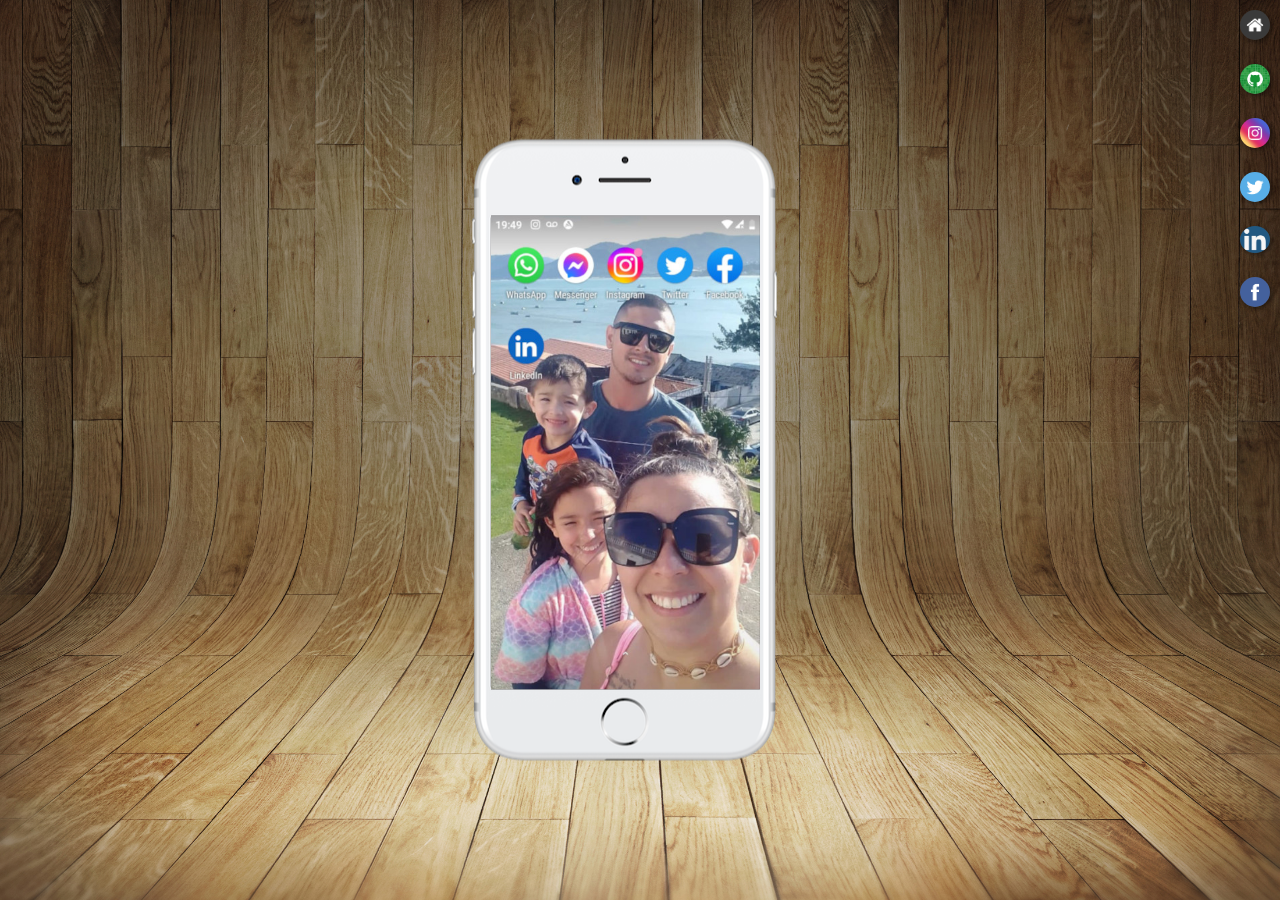
<file: index.html>
<!DOCTYPE html>
<html lang="pt-br">
<head>
    <meta charset="UTF-8">
    <meta http-equiv="X-UA-Compatible" content="IE=edge">
    <meta name="viewport" content="width=device-width, initial-scale=1.0">
   
    <link rel="shortcut icon" href="favicon.ico" type="image/x-icon">
    <link rel="stylesheet" href="estilo/style.css">

    <title>Projeto Minhas Redes Sociais</title>
</head>
<body>
    <main>
        <section id="telefone">
        <iframe src="home.html" name="tela" id="tela" frameborder="0">
            O seu navegador não é compativel com isso!
        </iframe>
    </section>

        <section id="redes-sociais">
        <a href="home.html" target="tela"> <img src="imagens/logo-home.jpg" alt="home"></a><br>
        <a href="github.html" target="tela"> <img src="imagens/logo-github.jpg" alt="Github"></a><br>
        <a href="instagram.html" target="tela"> <img src="imagens/logo-instagram.jpg" alt="Instagram"></a><br>
        <a href="twitter.html" target="tela"> <img src="imagens/logo-twitter.jpg" alt="Twitter"></a><br>
        <a href="linkedin.html" target="tela"> <img src="imagens/logo-linkedin.png" alt="Linkedin"></a><br>
        <a href="facebook.html" target="tela"> <img src="imagens/logo-facebook.jpg" alt="facebook"></a><br>
    </section>

    </main>
</body>
</html>
</file>
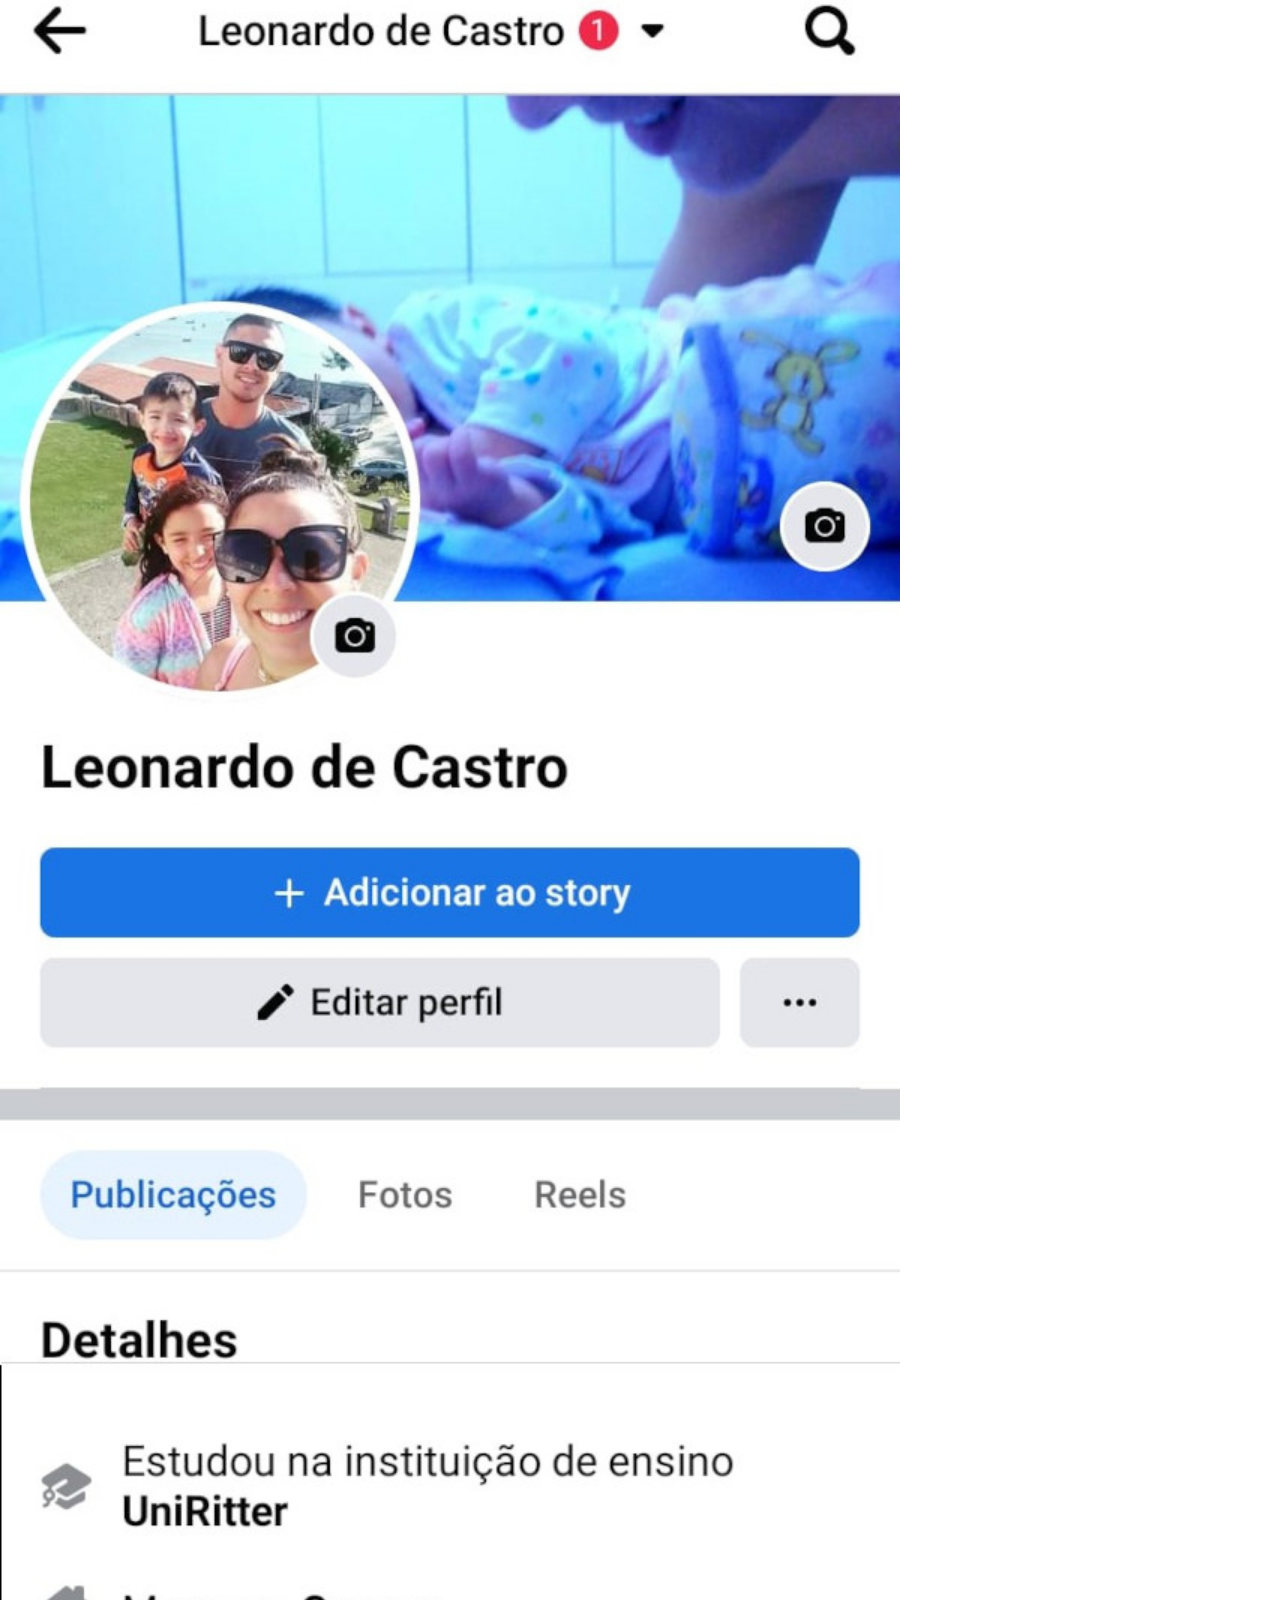
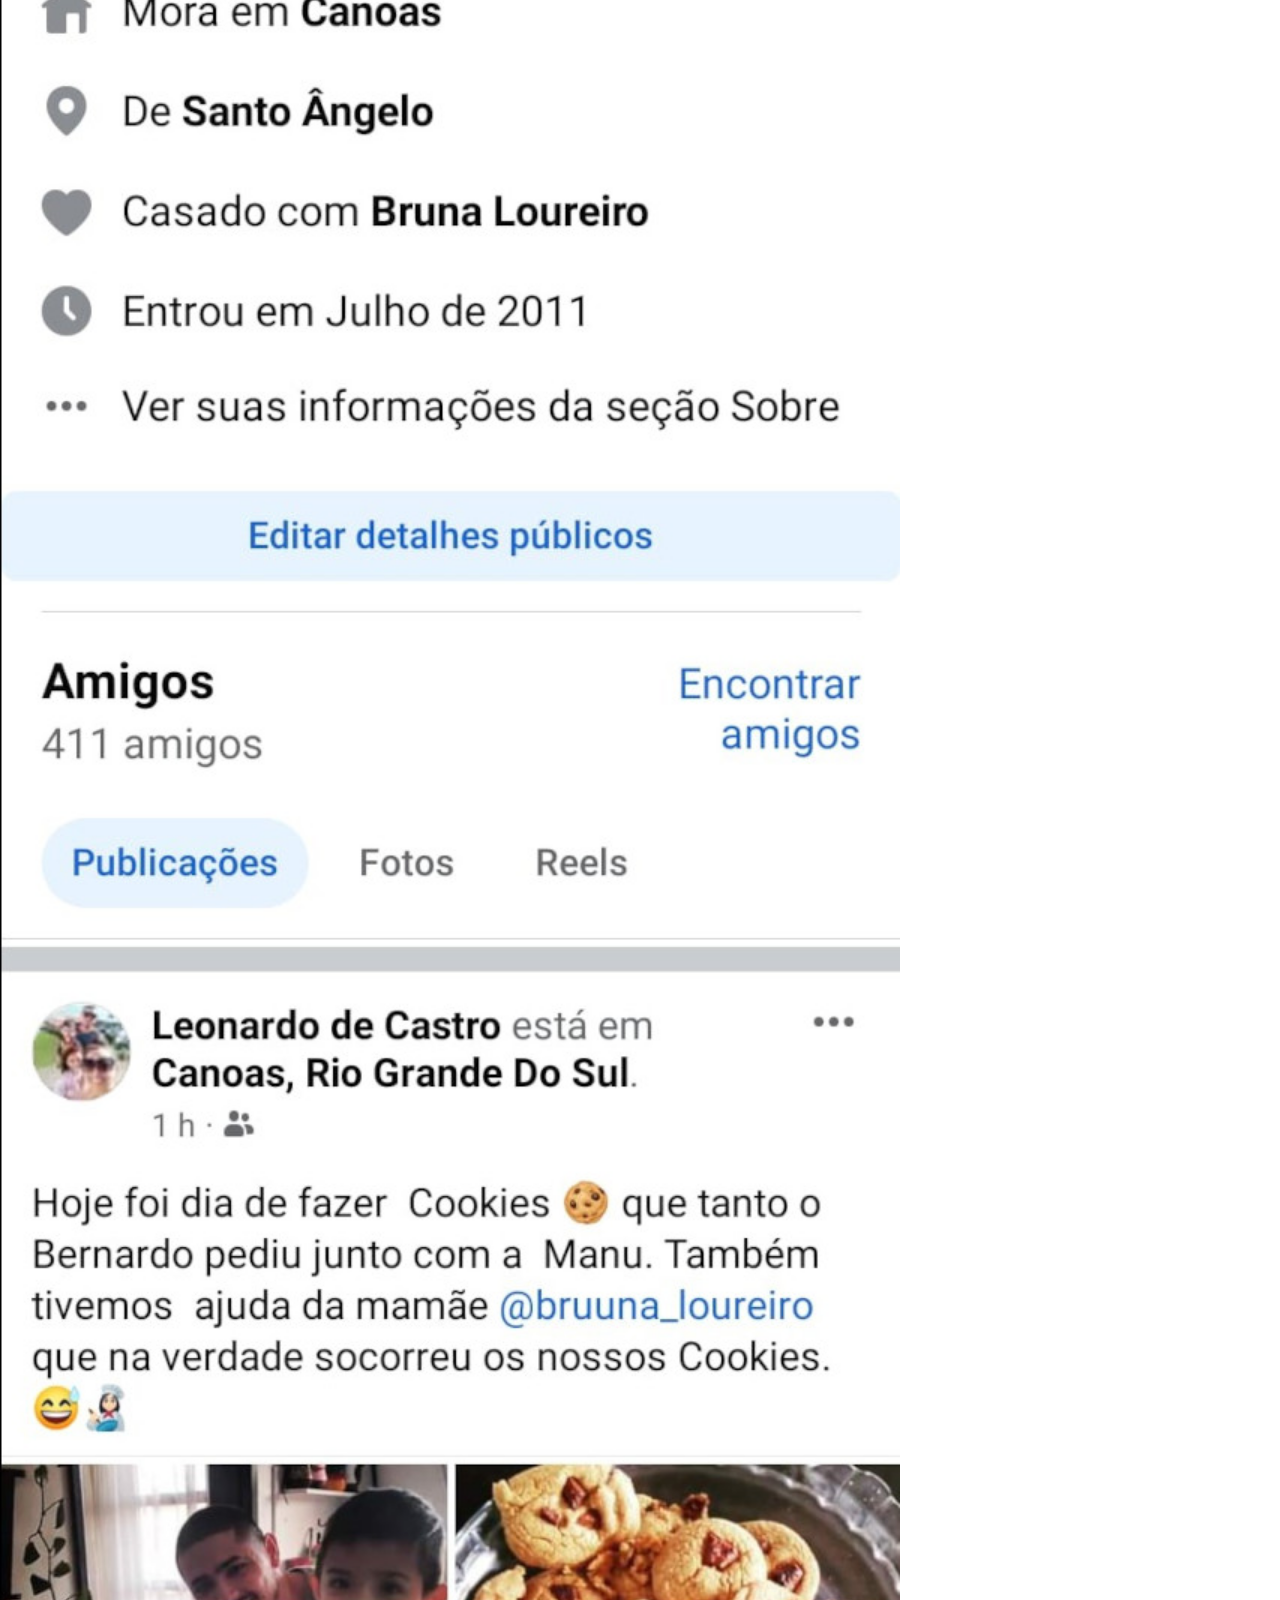
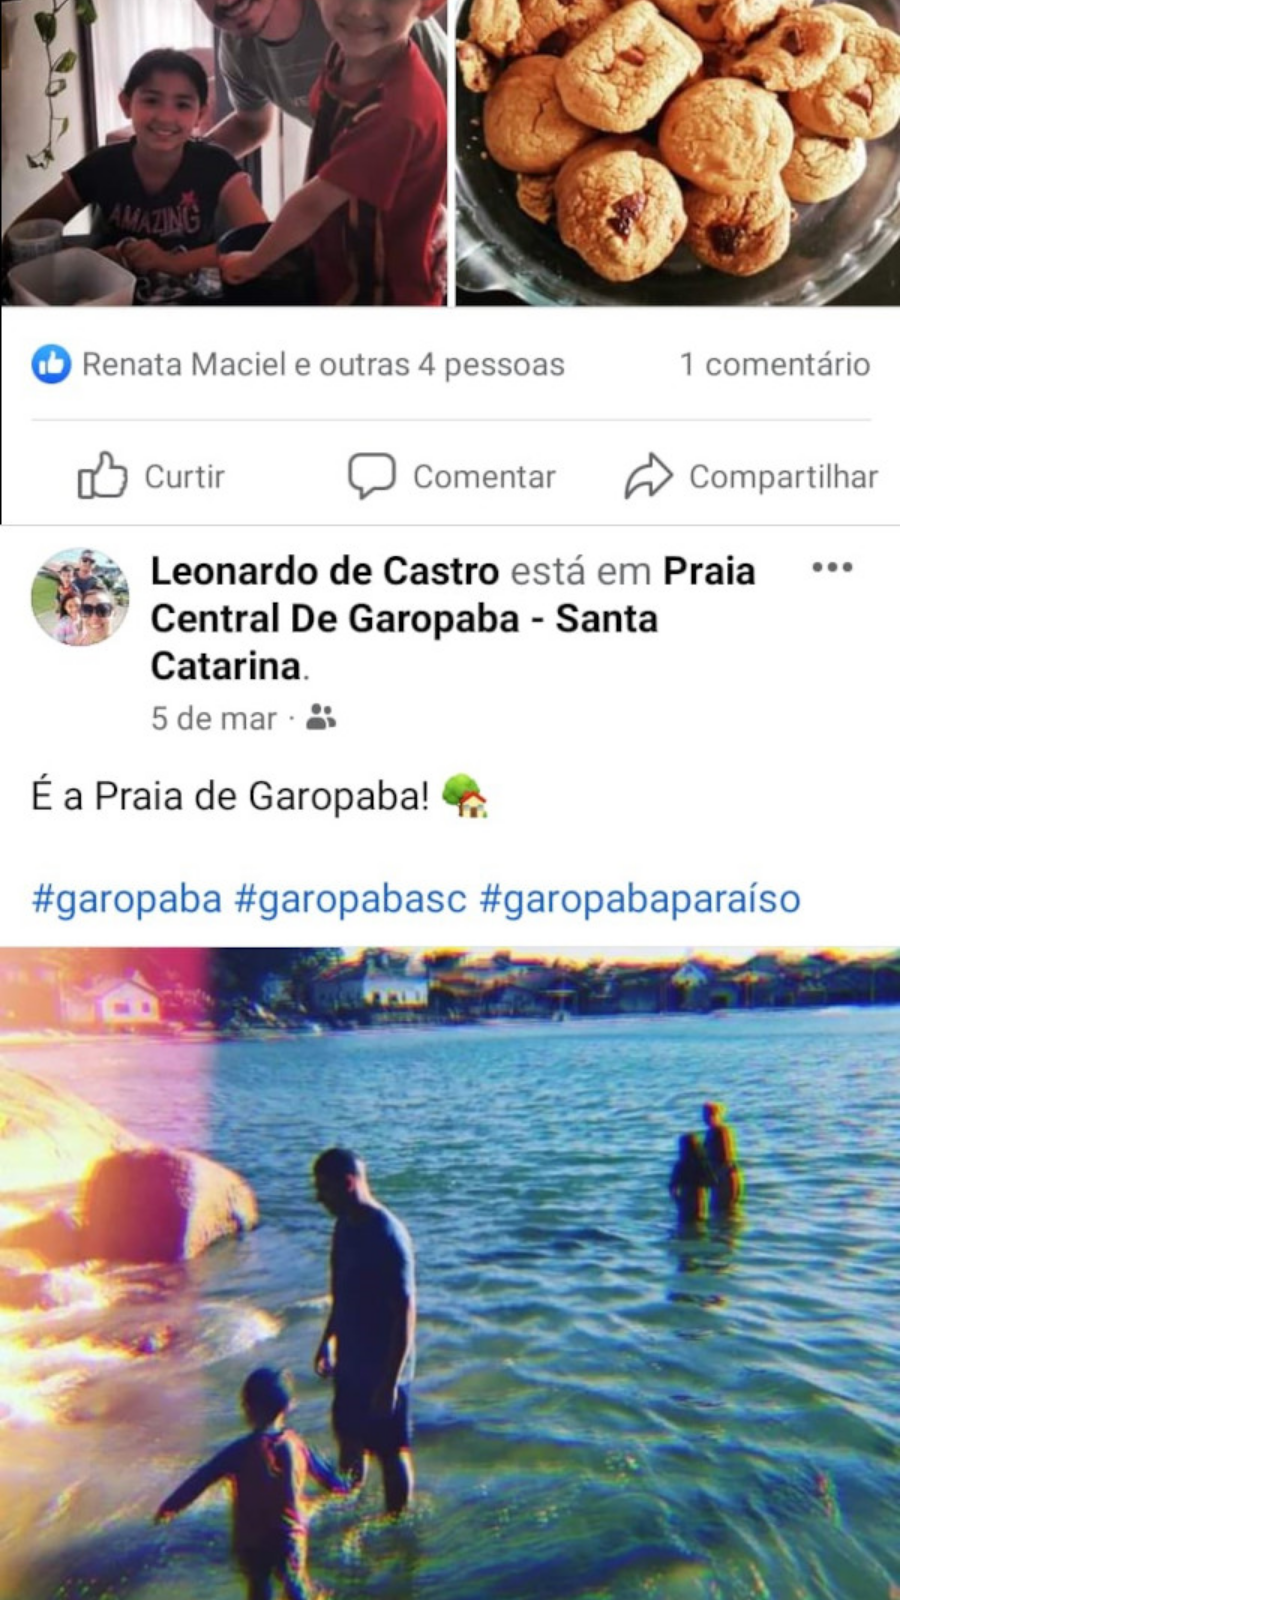
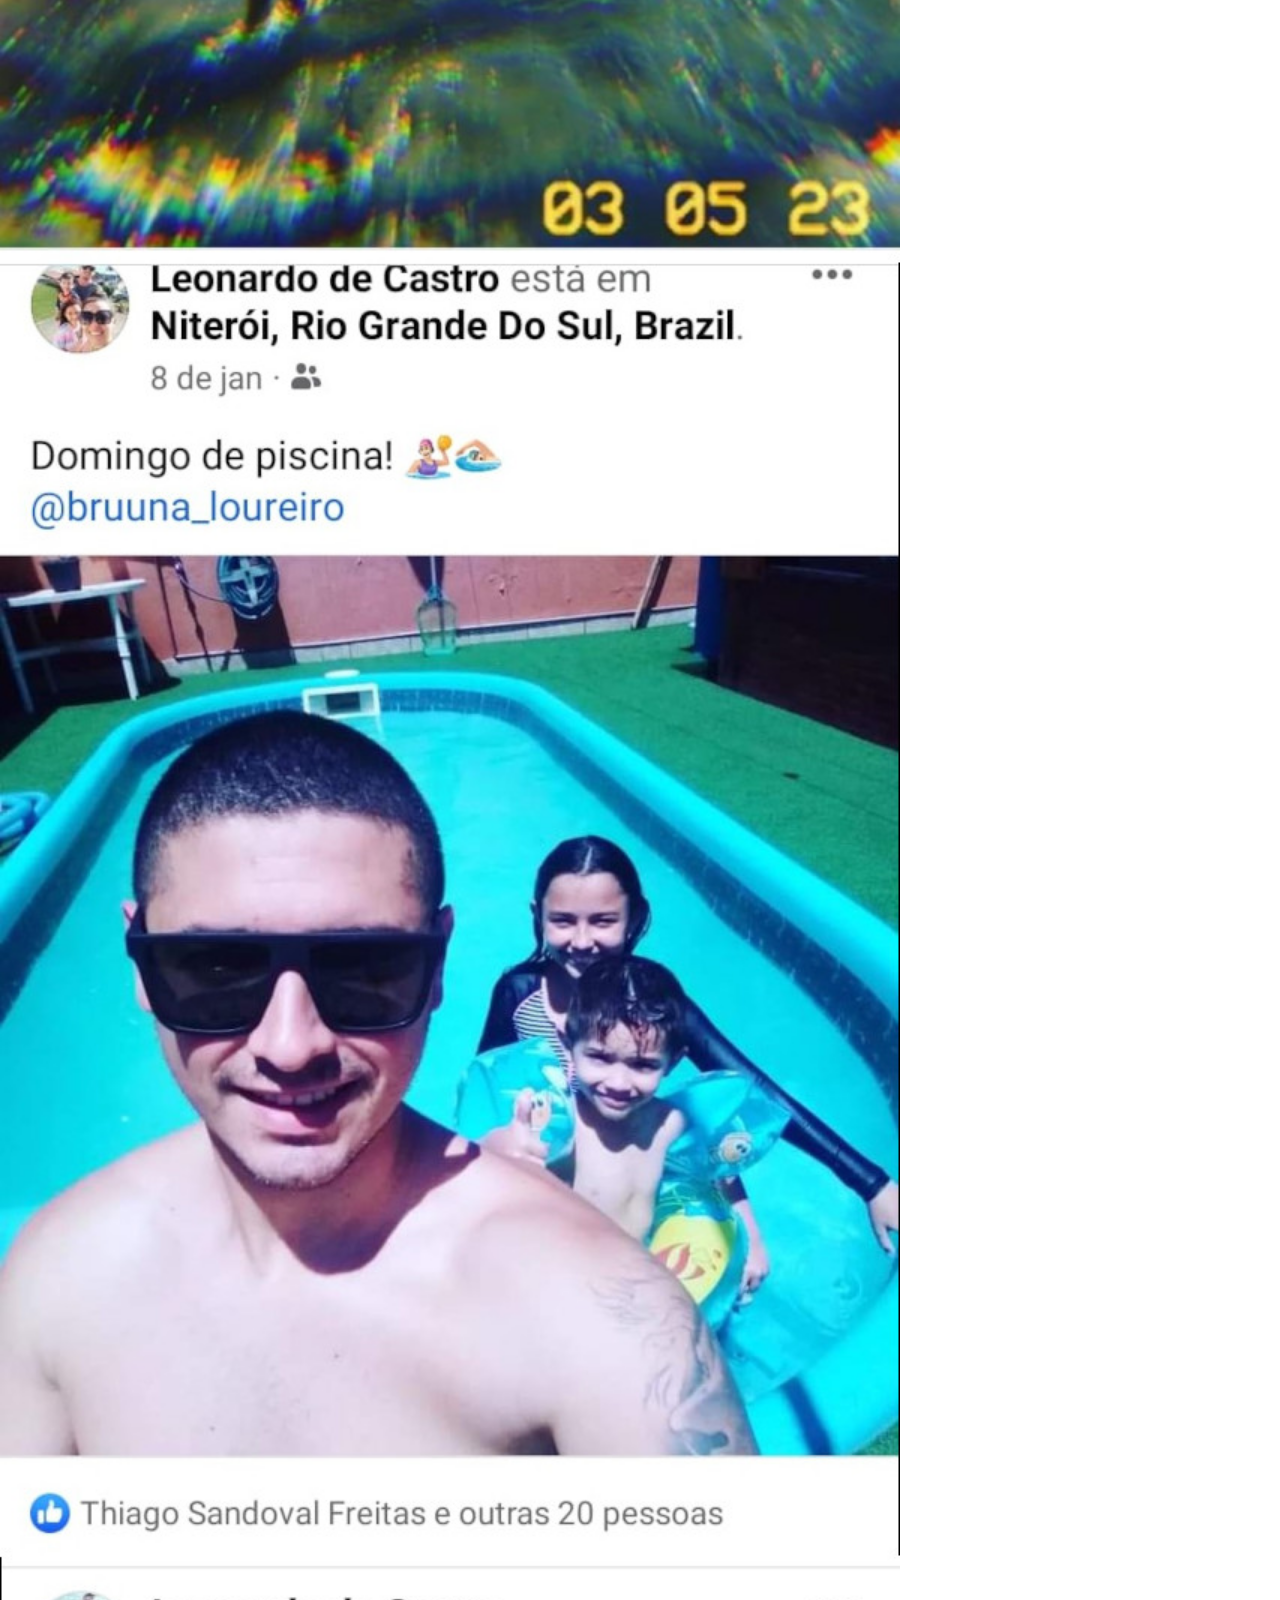
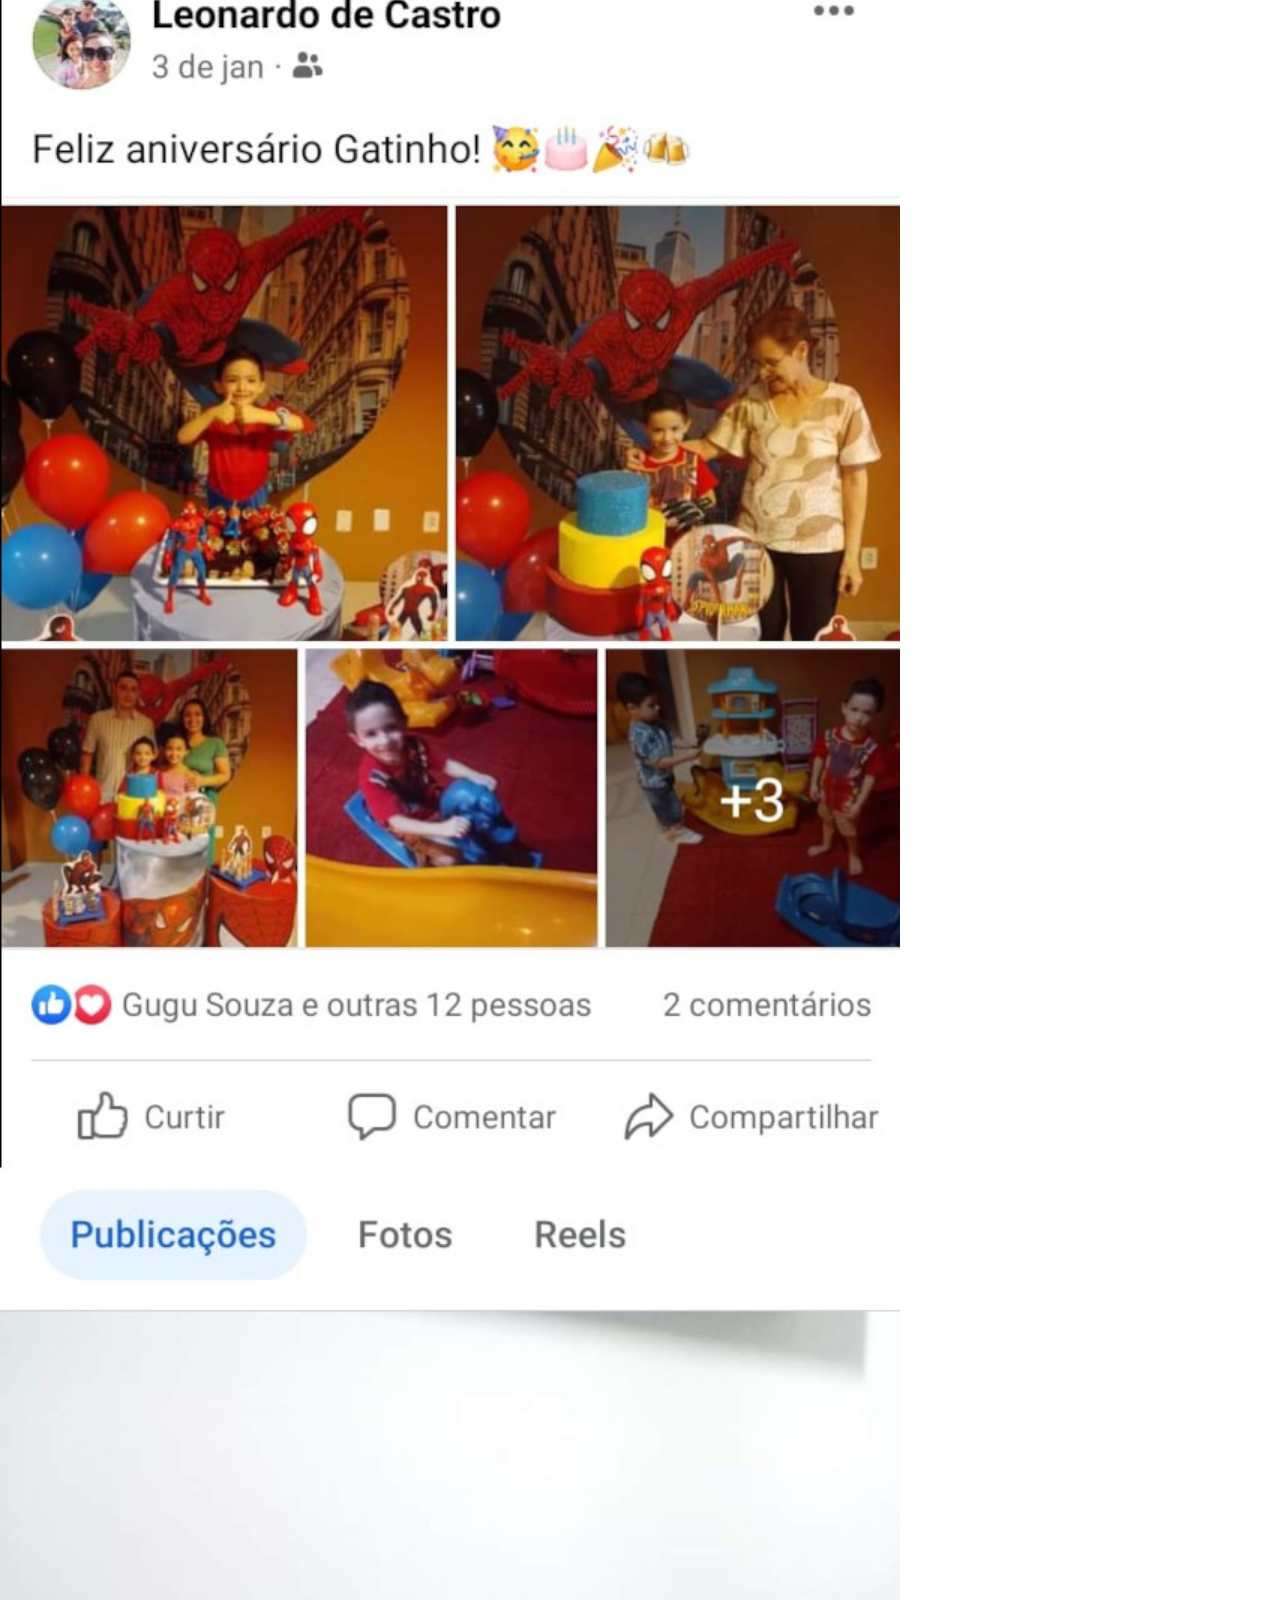
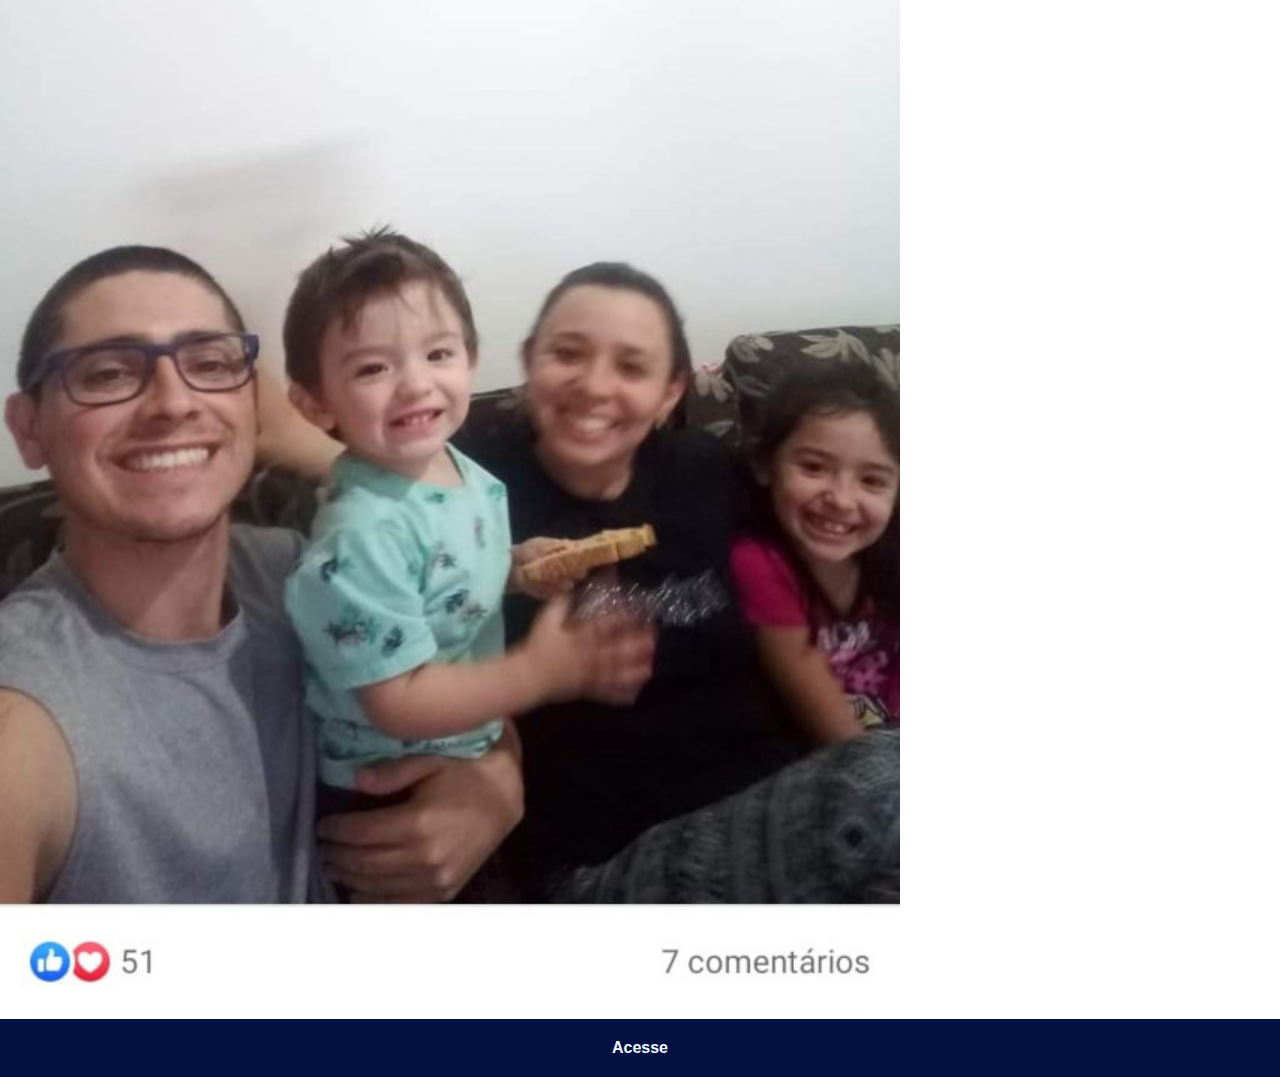
<file: facebook.html>
<!DOCTYPE html>
<html lang="pt-br">
<head>
    <meta charset="UTF-8">
    <meta http-equiv="X-UA-Compatible" content="IE=edge">
    <meta name="viewport" content="width=device-width, initial-scale=1.0">

    <link rel="stylesheet" href="estilo/social.css">
    <title>Facebook</title>
</head>
<body>
    <img src="imagens/tela.facebook.jpg" alt="Facebook">
    <a href="https://www.facebook.com/leonardo.decastro.39?mibextid=ZbWKwL" target="_blank"> Acesse</a>
</body>
</html>
</file>
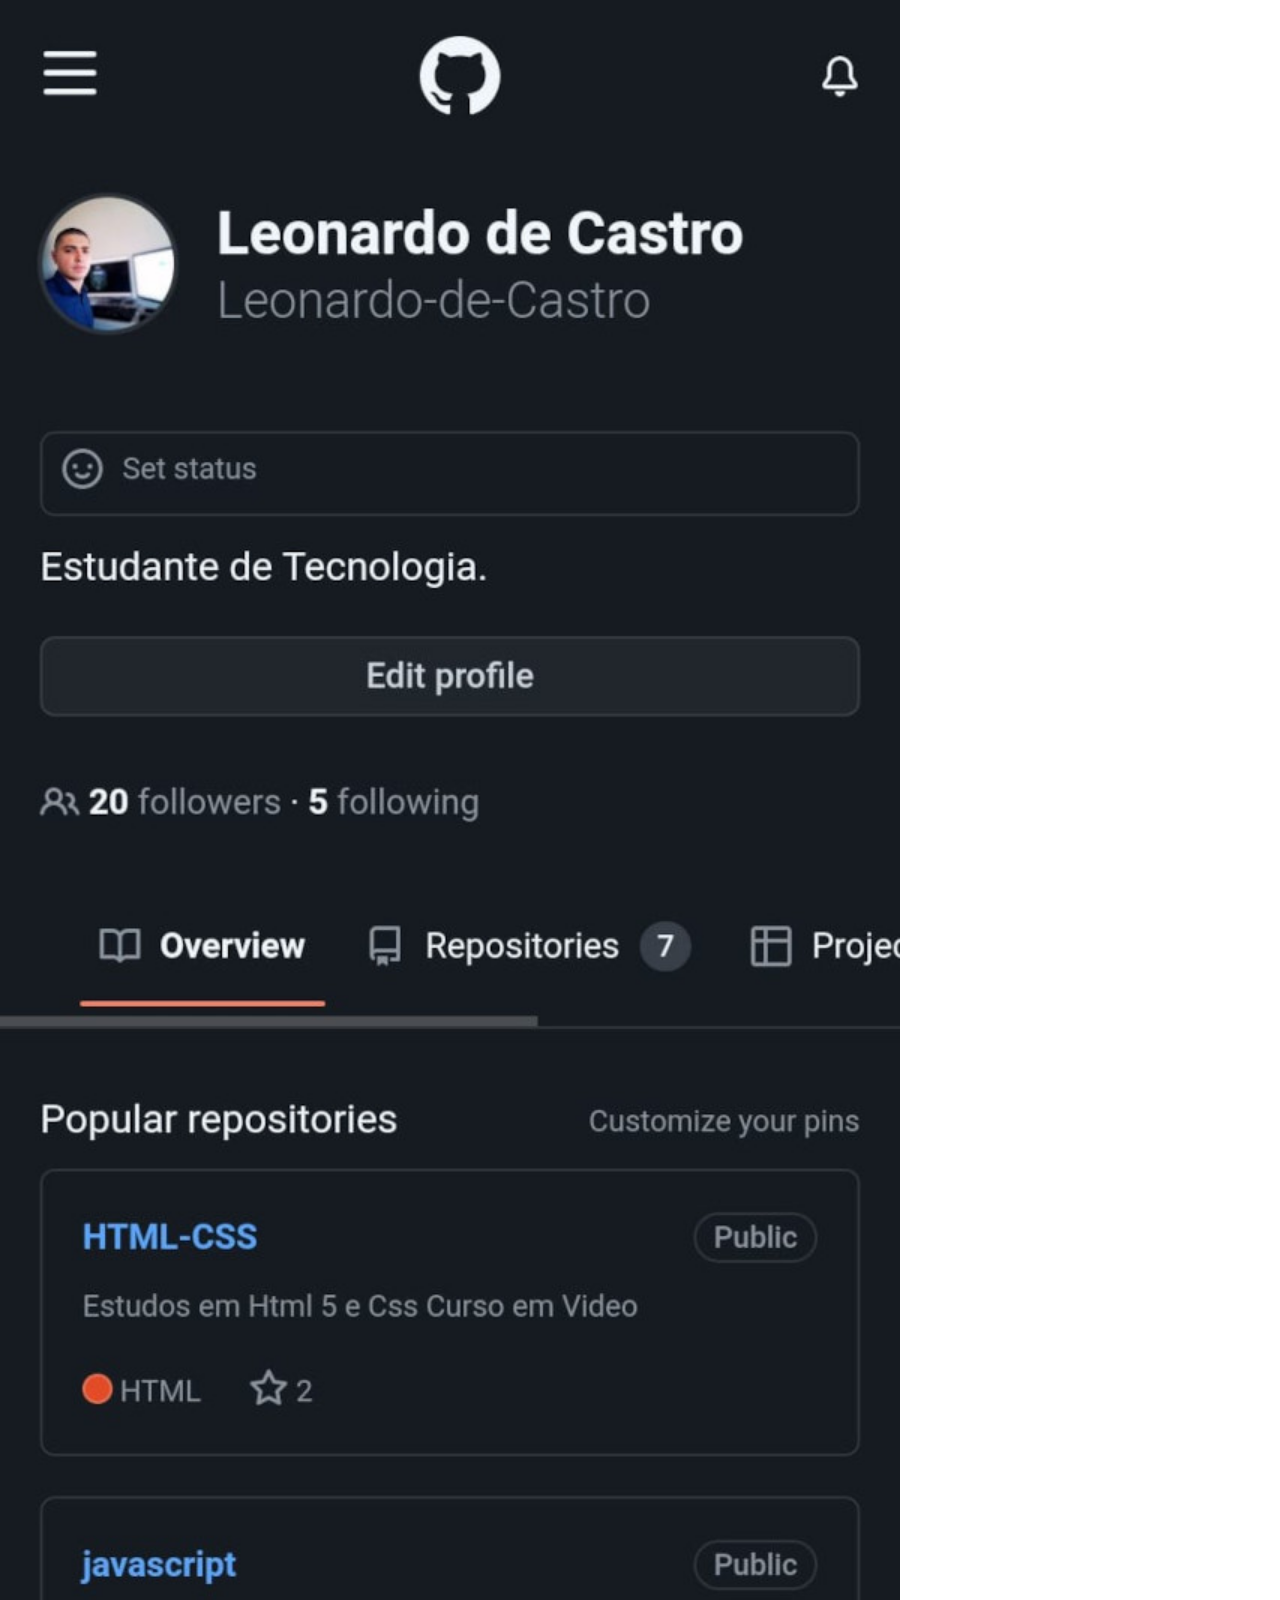
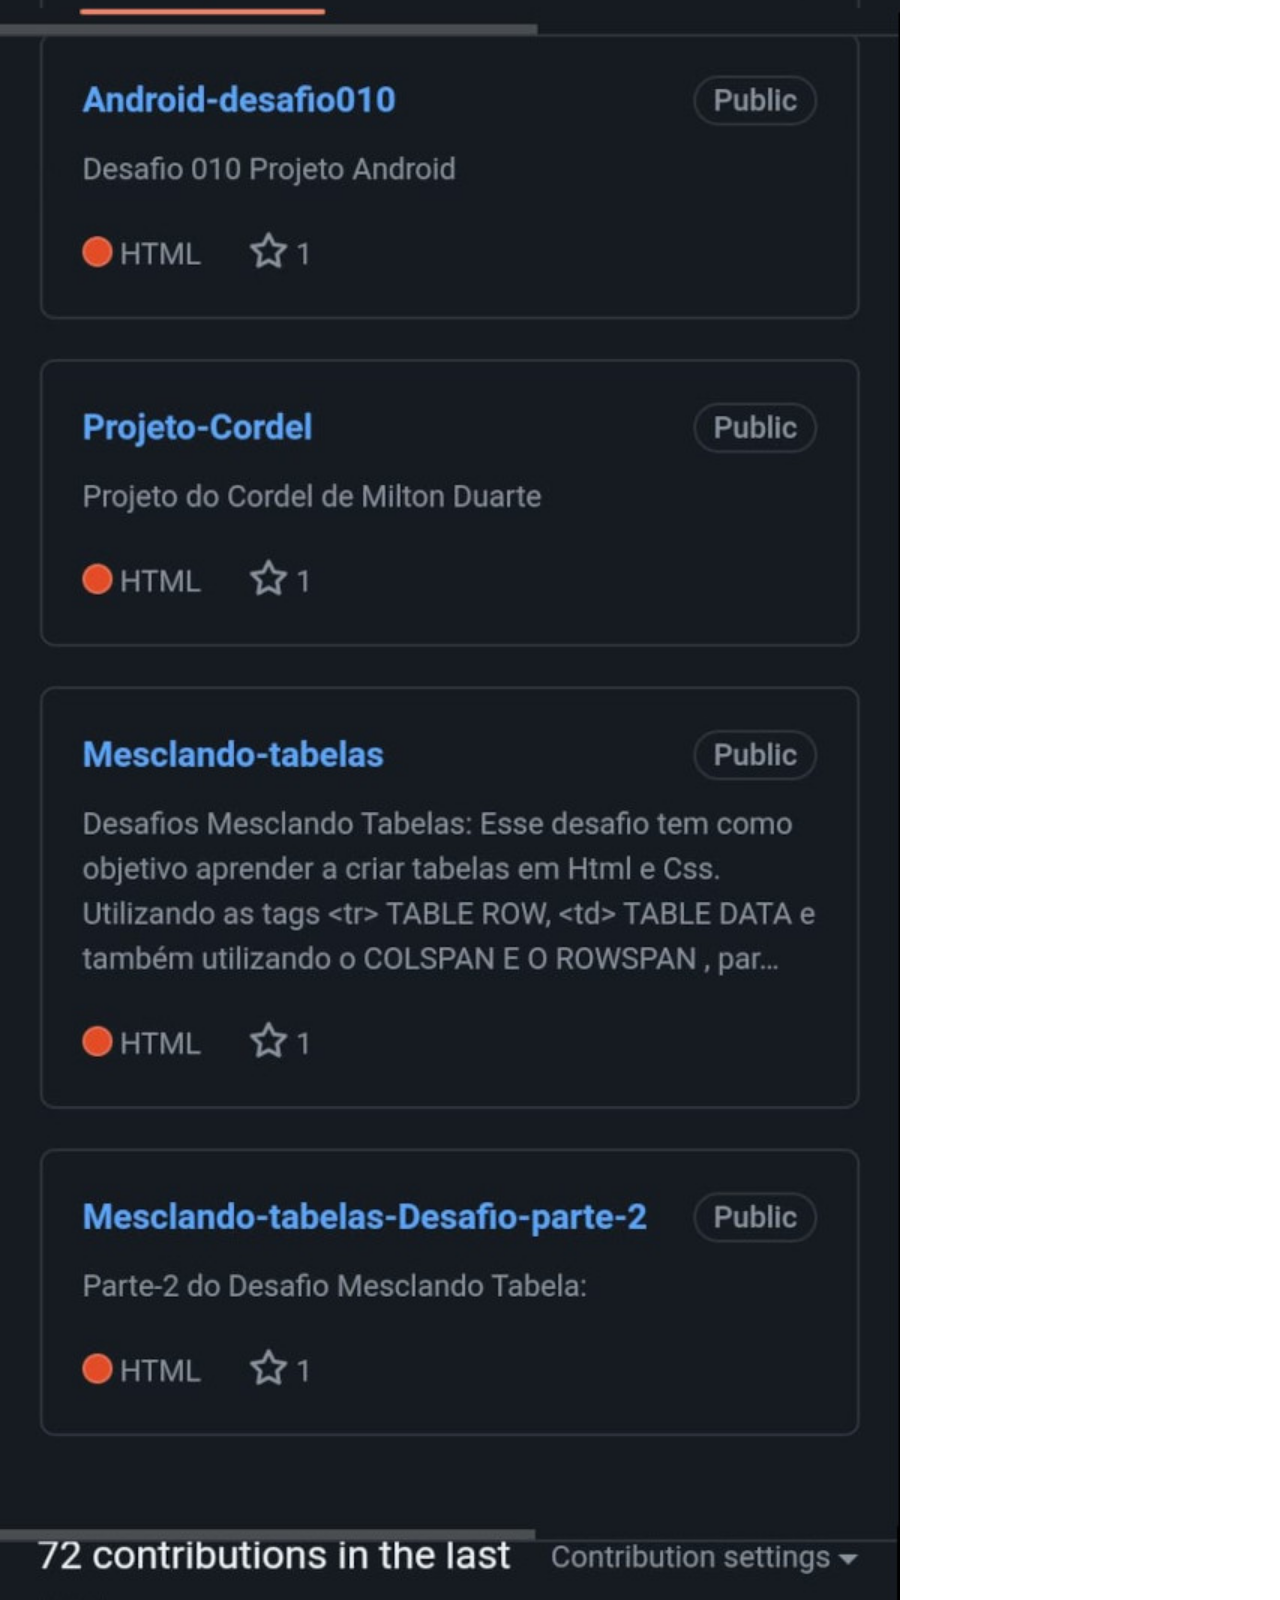
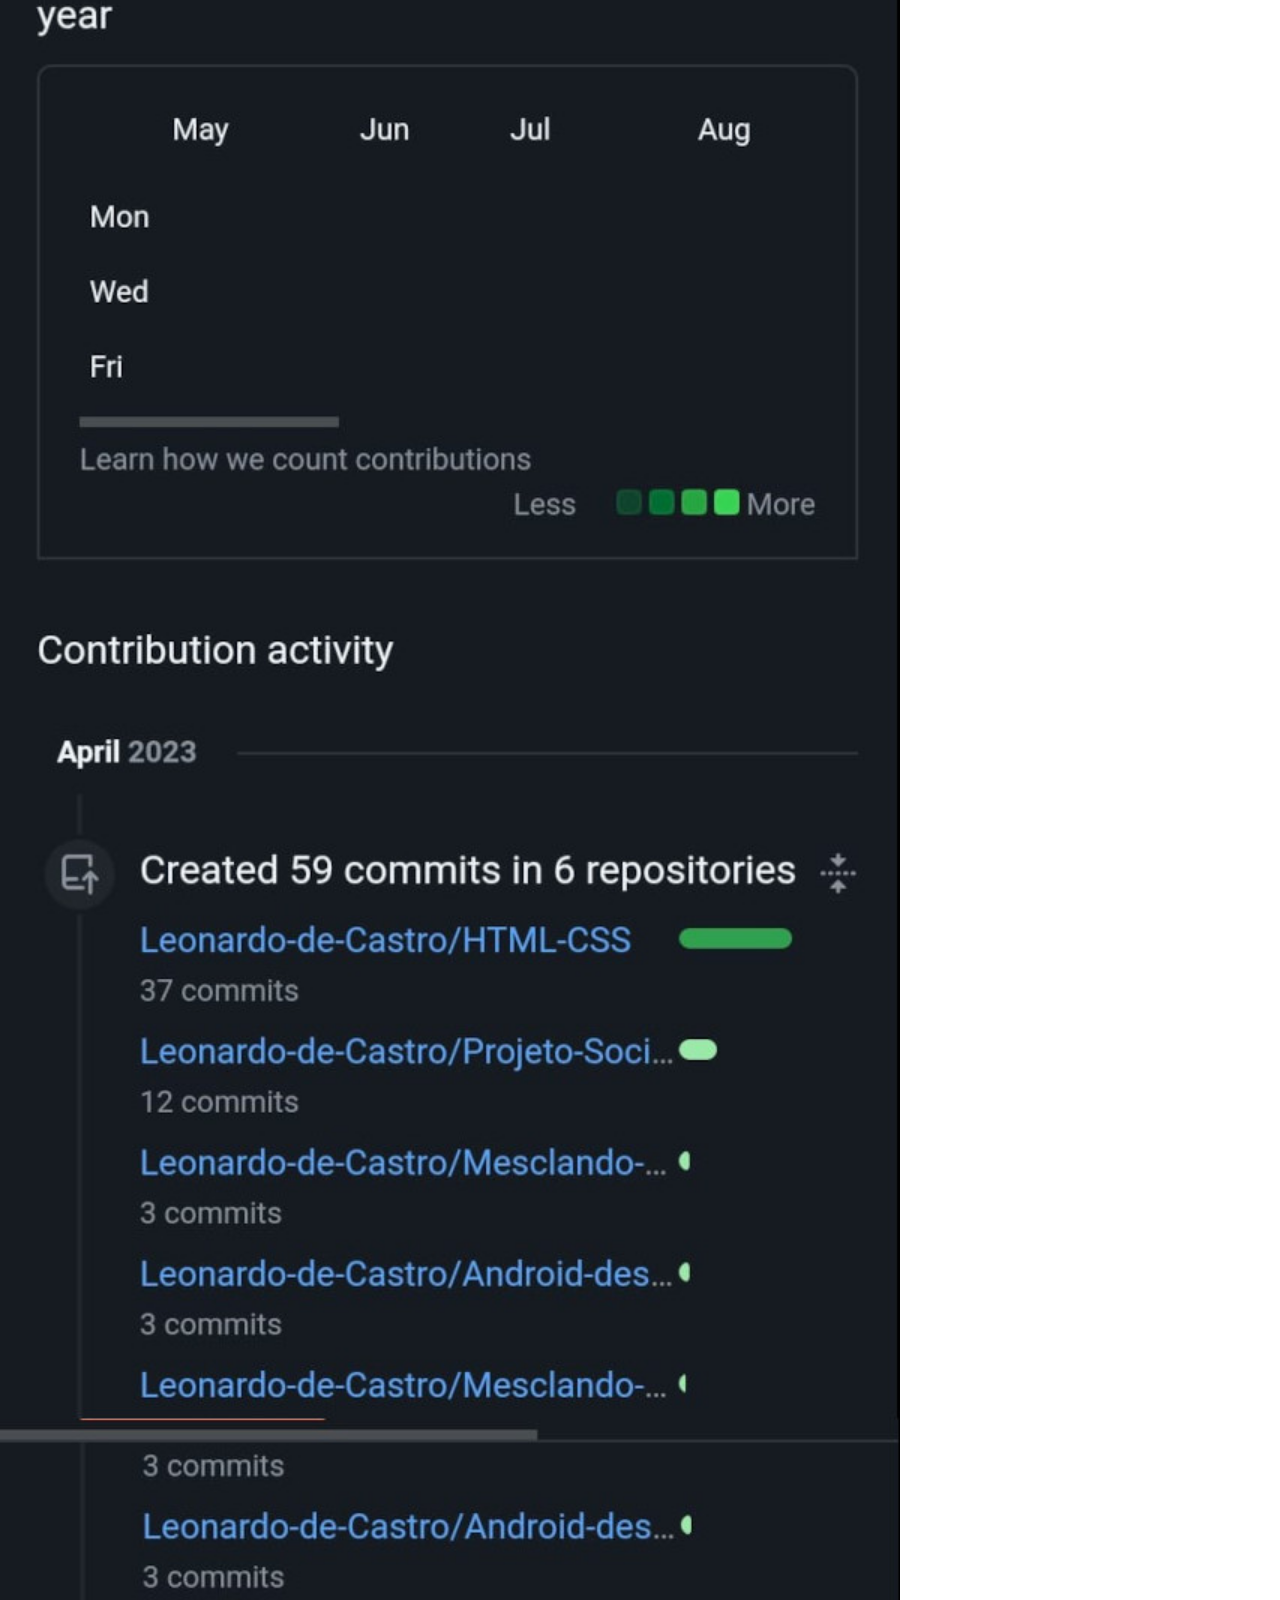
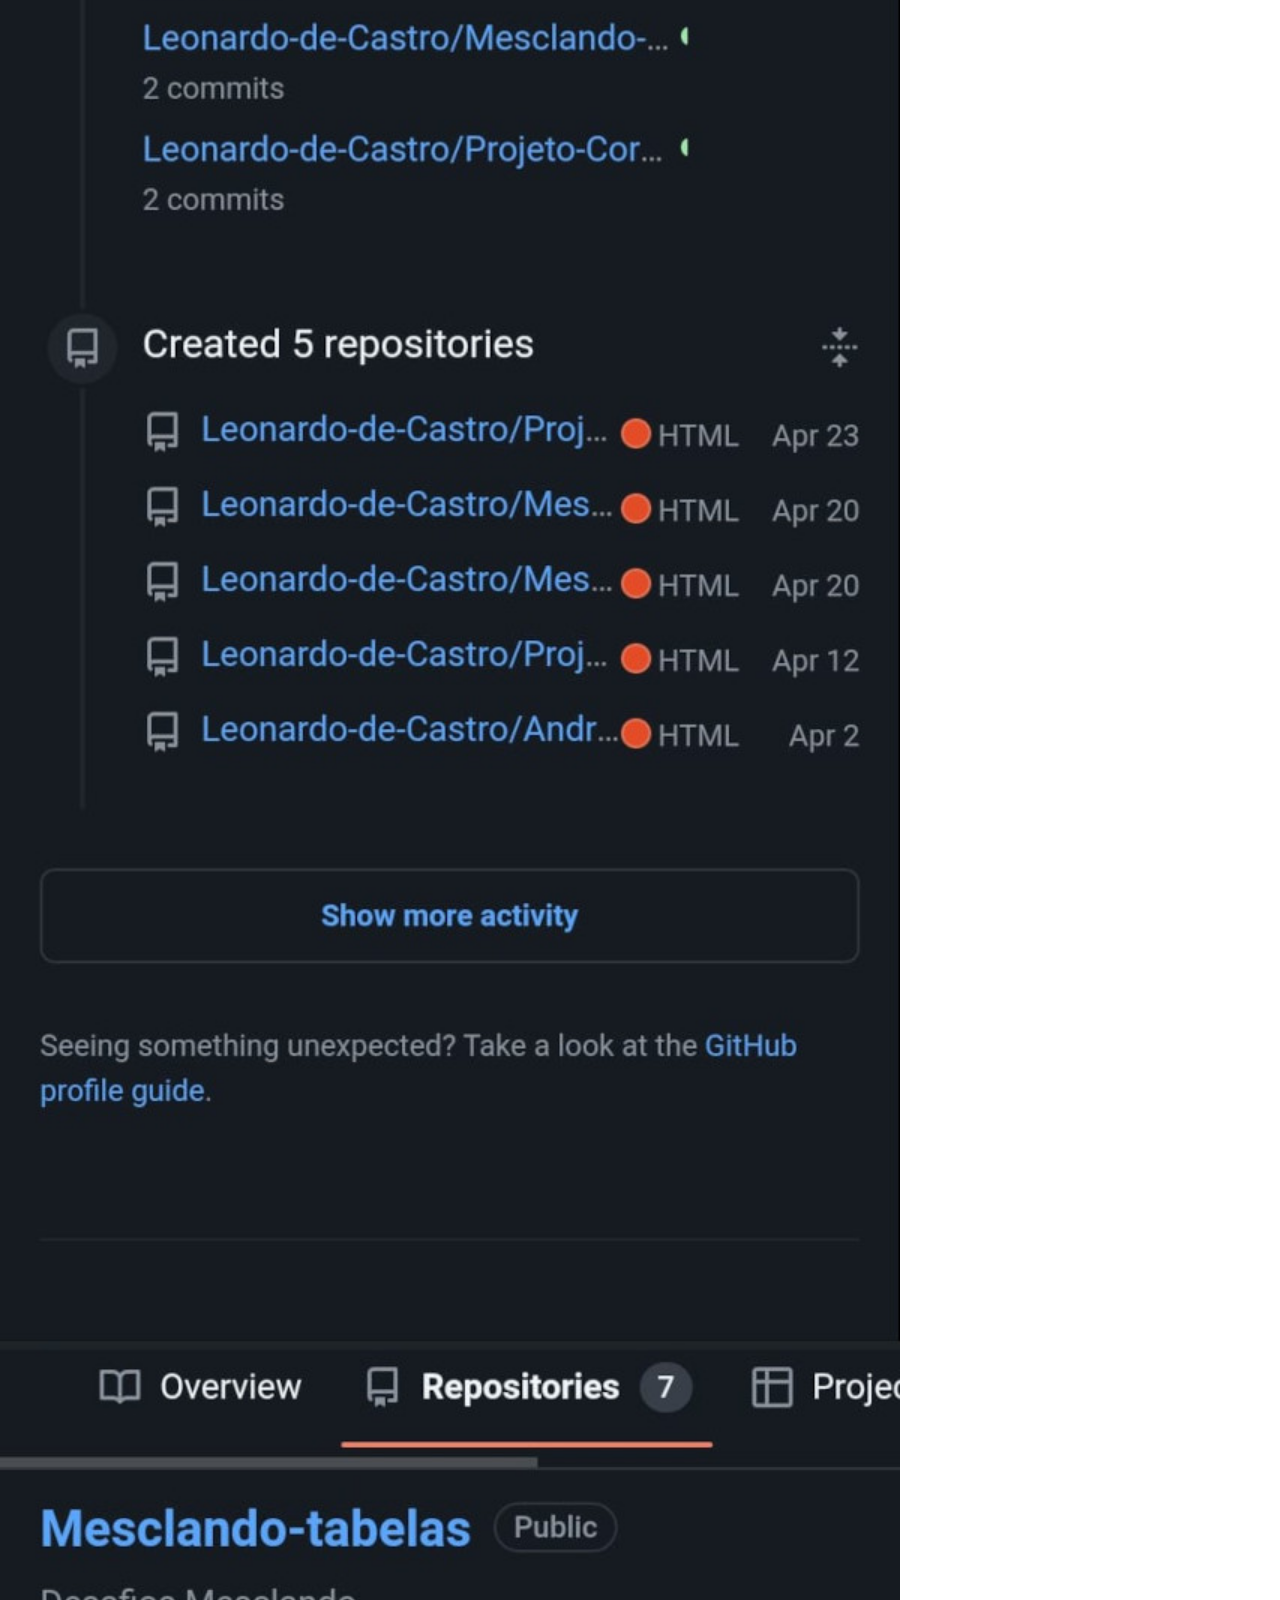
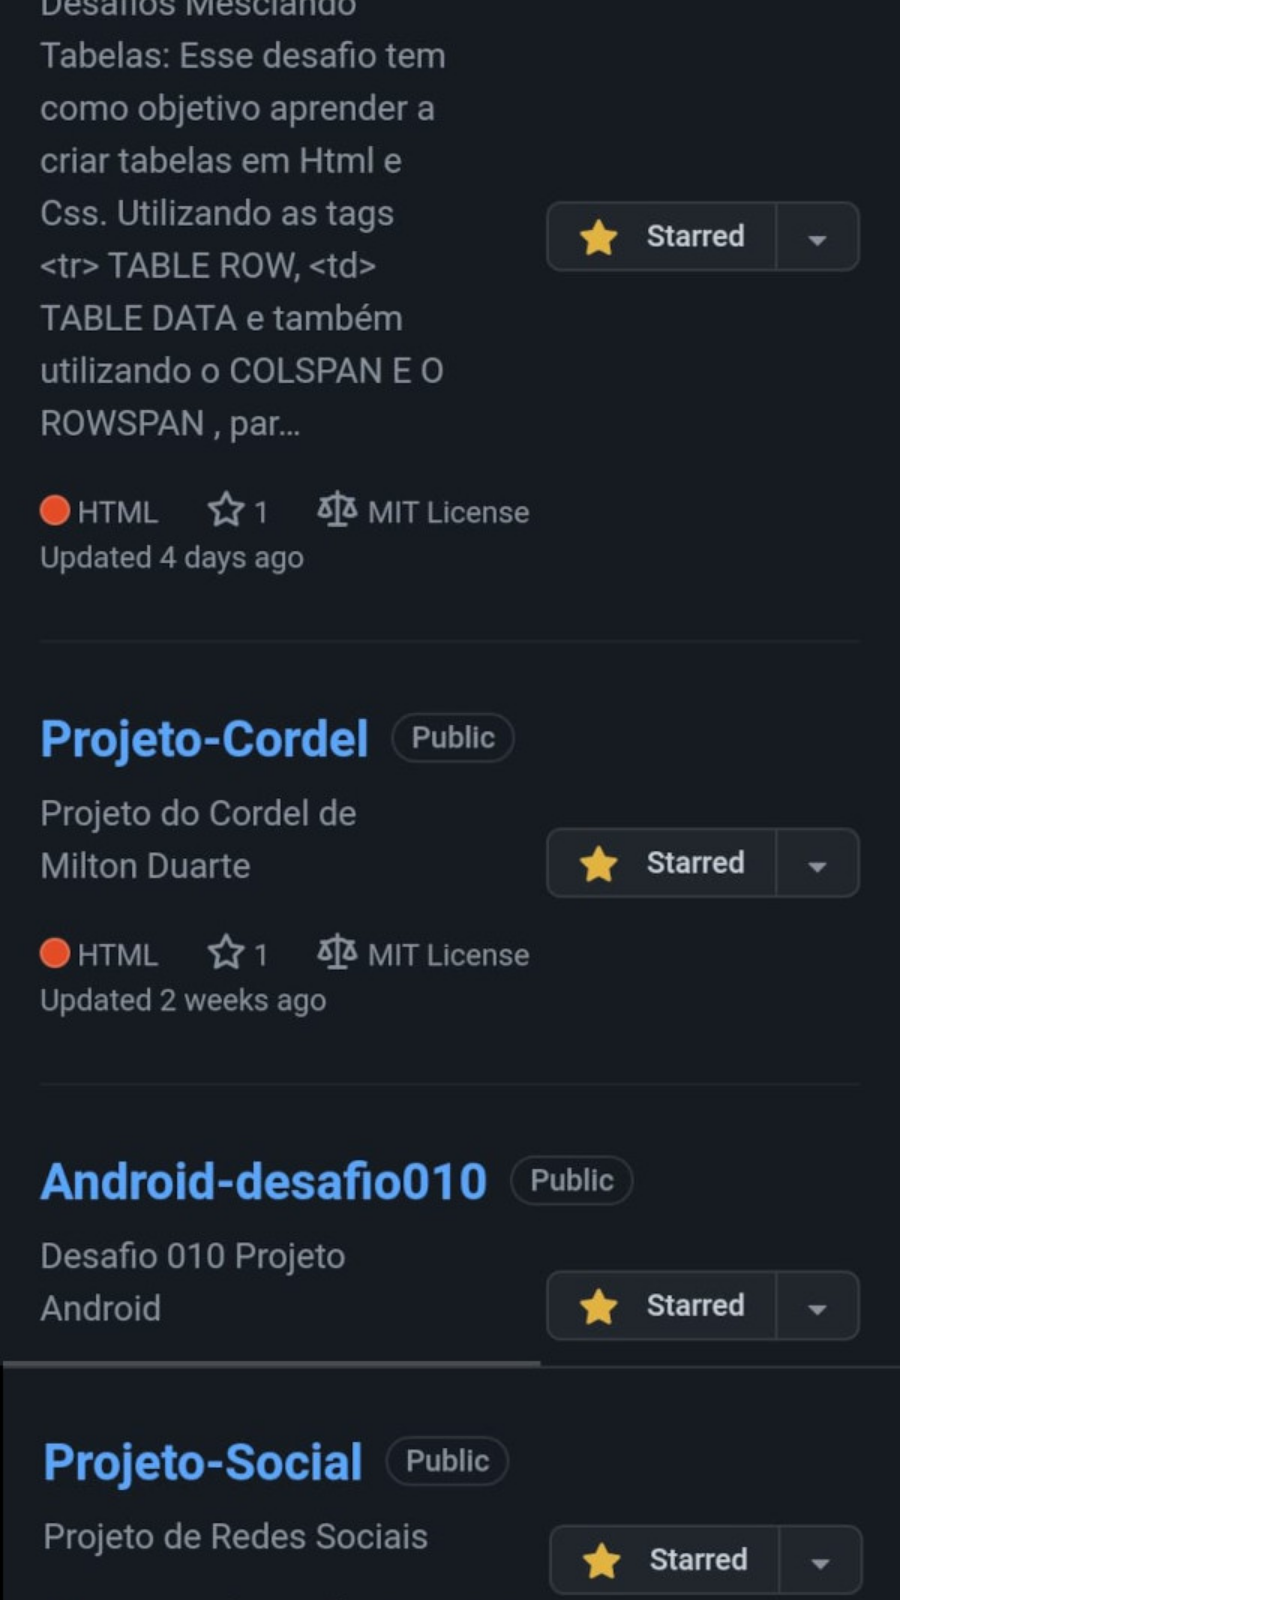
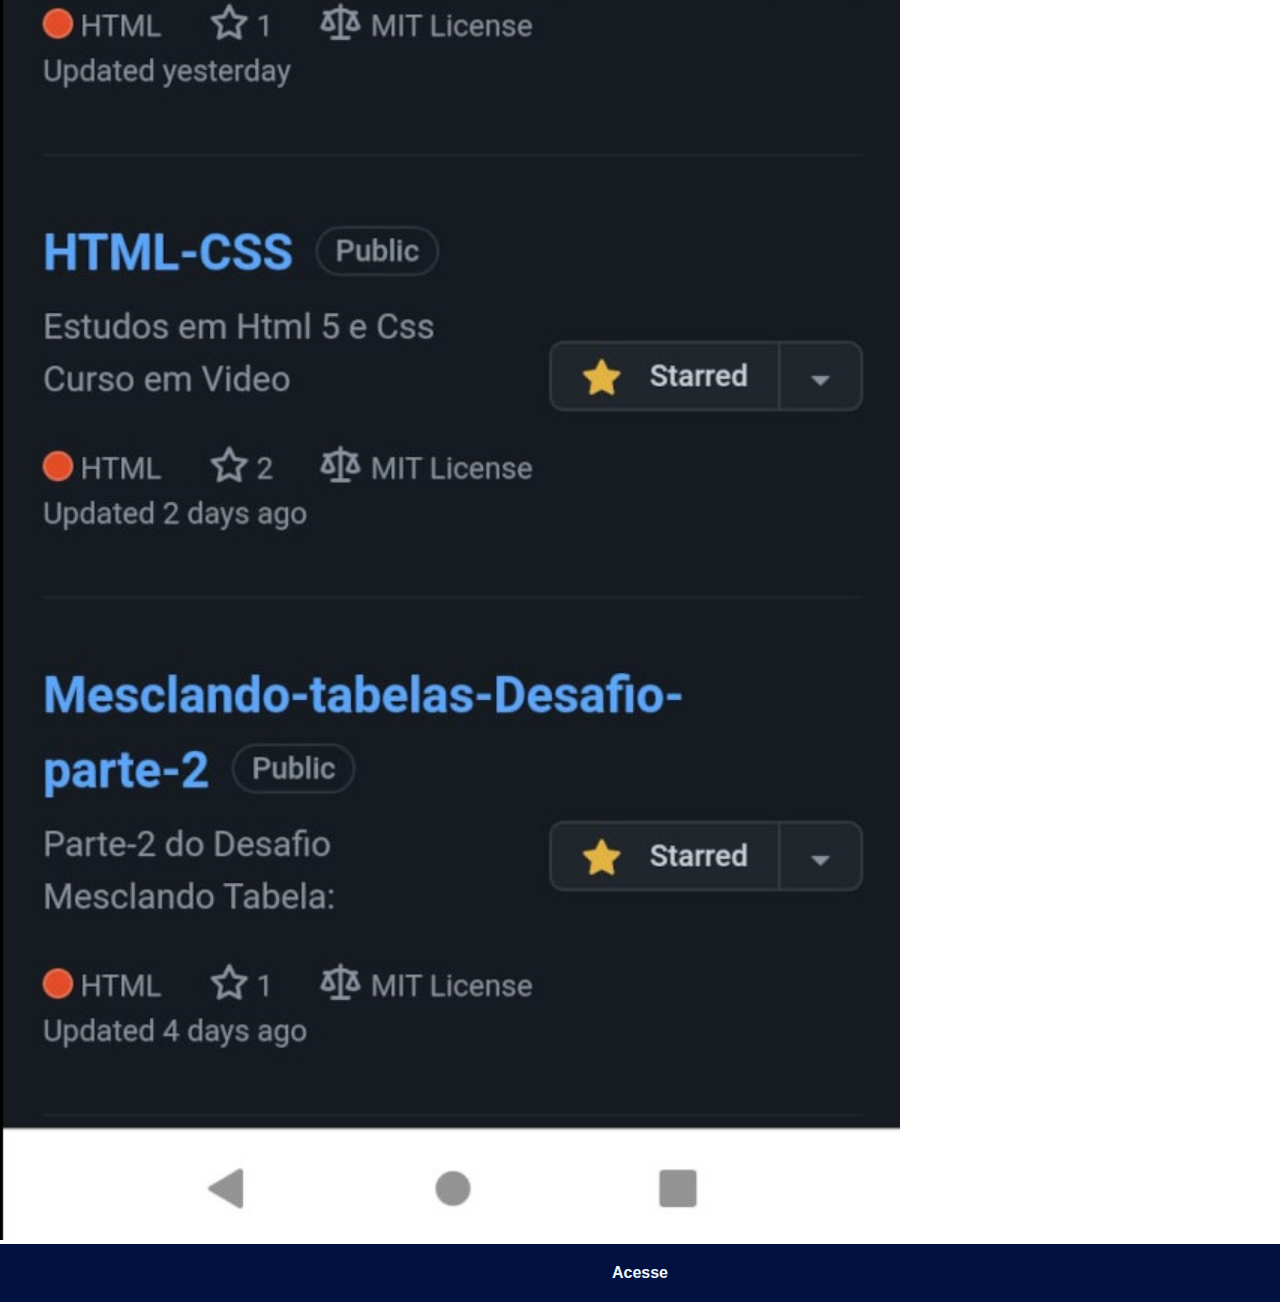
<file: github.html>
<!DOCTYPE html>
<html lang="pt-br">
<head>
    <meta charset="UTF-8">
    <meta http-equiv="X-UA-Compatible" content="IE=edge">
    <meta name="viewport" content="width=device-width, initial-scale=1.0">

    <link rel="stylesheet" href="estilo/social.css">
    <title>Github</title>
</head>
<body>
    <img src="imagens/tela.github.jpg" alt="Github">
    <a href="https://github.com/Leonardo-de-Castro" target="_blank"> Acesse</a>
</body>
</html>
</file>
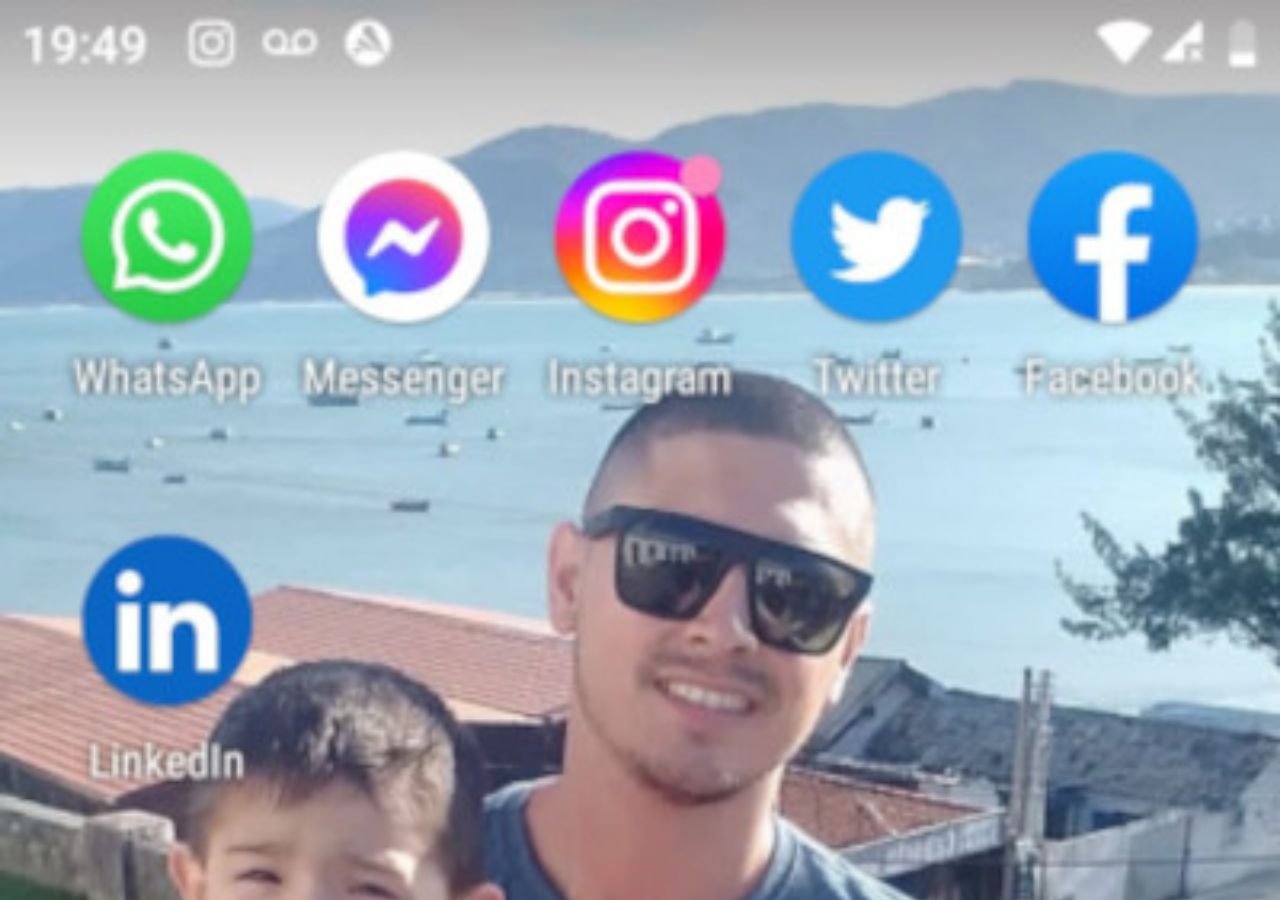
<file: home.html>
<!DOCTYPE html>
<html lang="pt-br">
<head>
    <meta charset="UTF-8">
    <meta http-equiv="X-UA-Compatible" content="IE=edge">
    <meta name="viewport" content="width=device-width, initial-scale=1.0">
    <title>Home</title>
</head>

<style>
    * {
        margin: 0px;
        padding: 0px;
    }

    body {
        width: 100vw;
        height: 100vh;
        background: black url('imagens/fundo-tela.jpg') no-repeat top center;
       background-size: cover;
    }
</style>

<body>
    
</body>
</html>
</file>
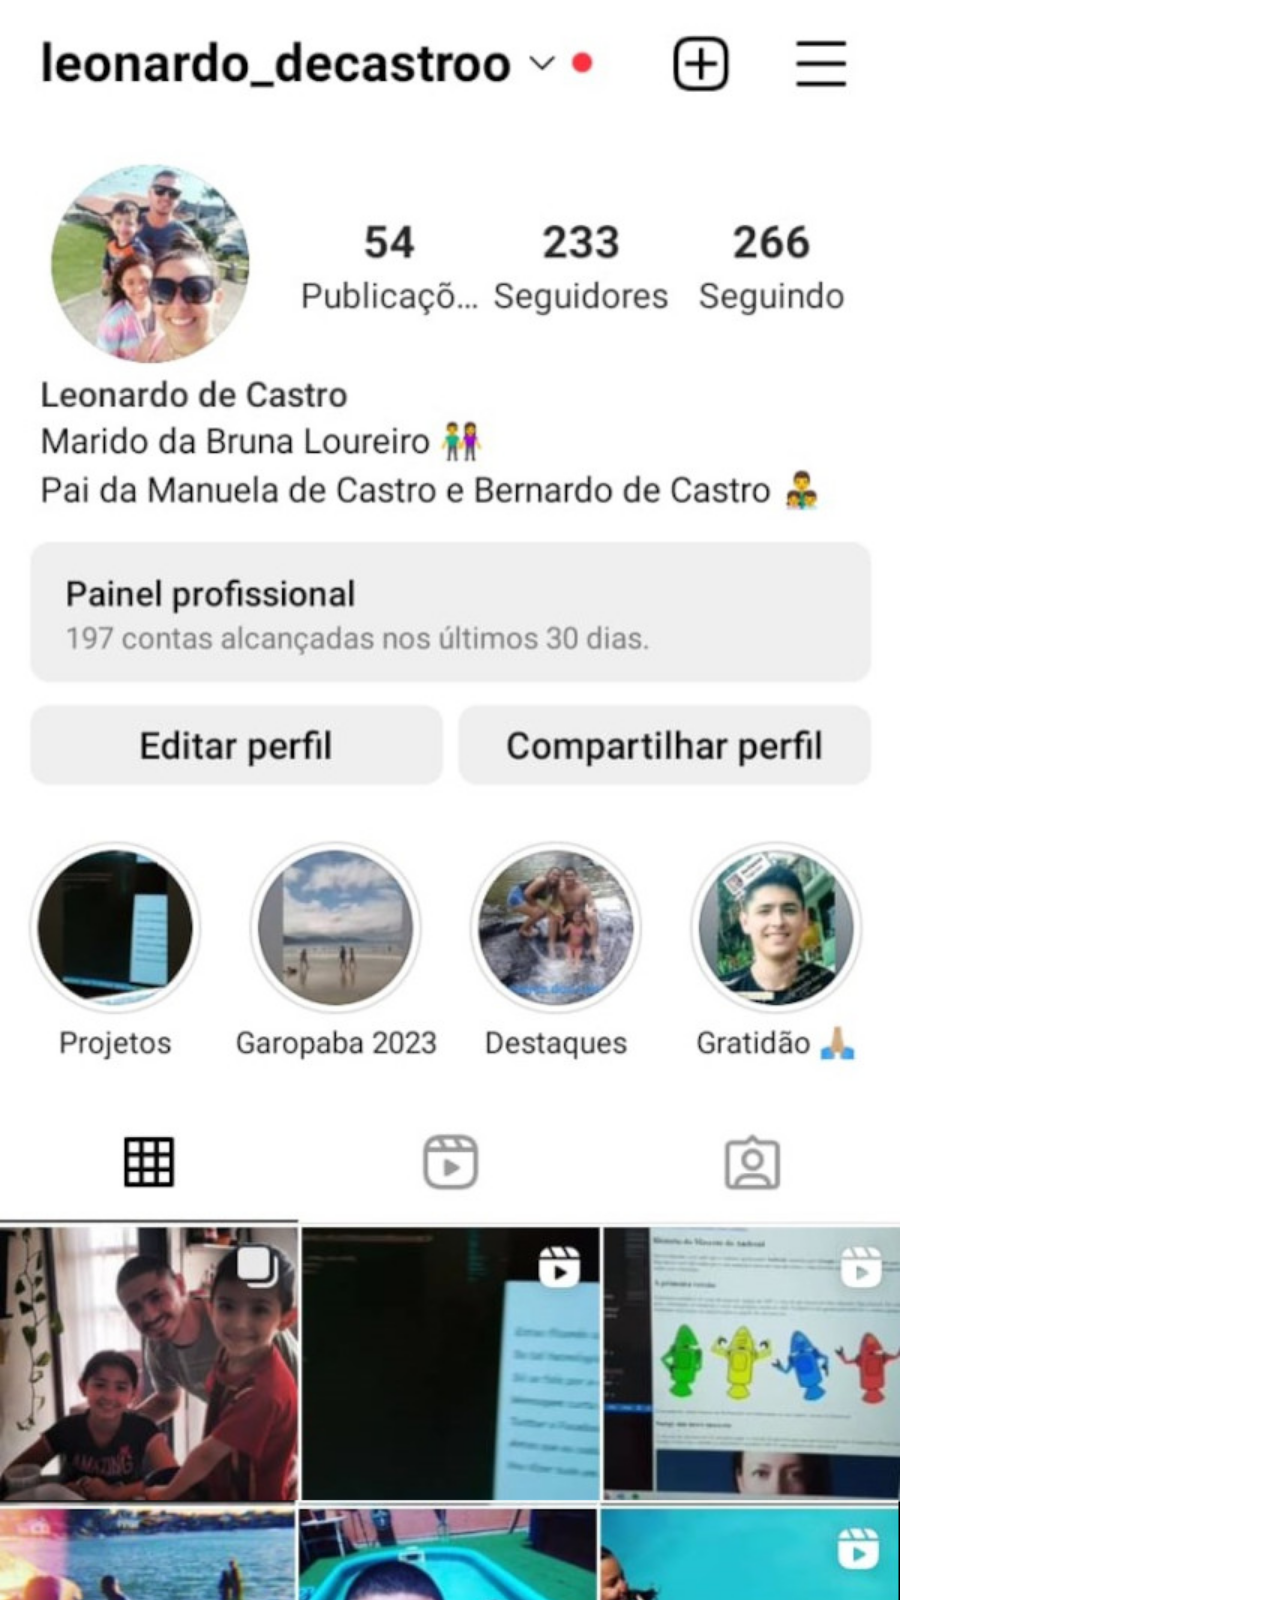
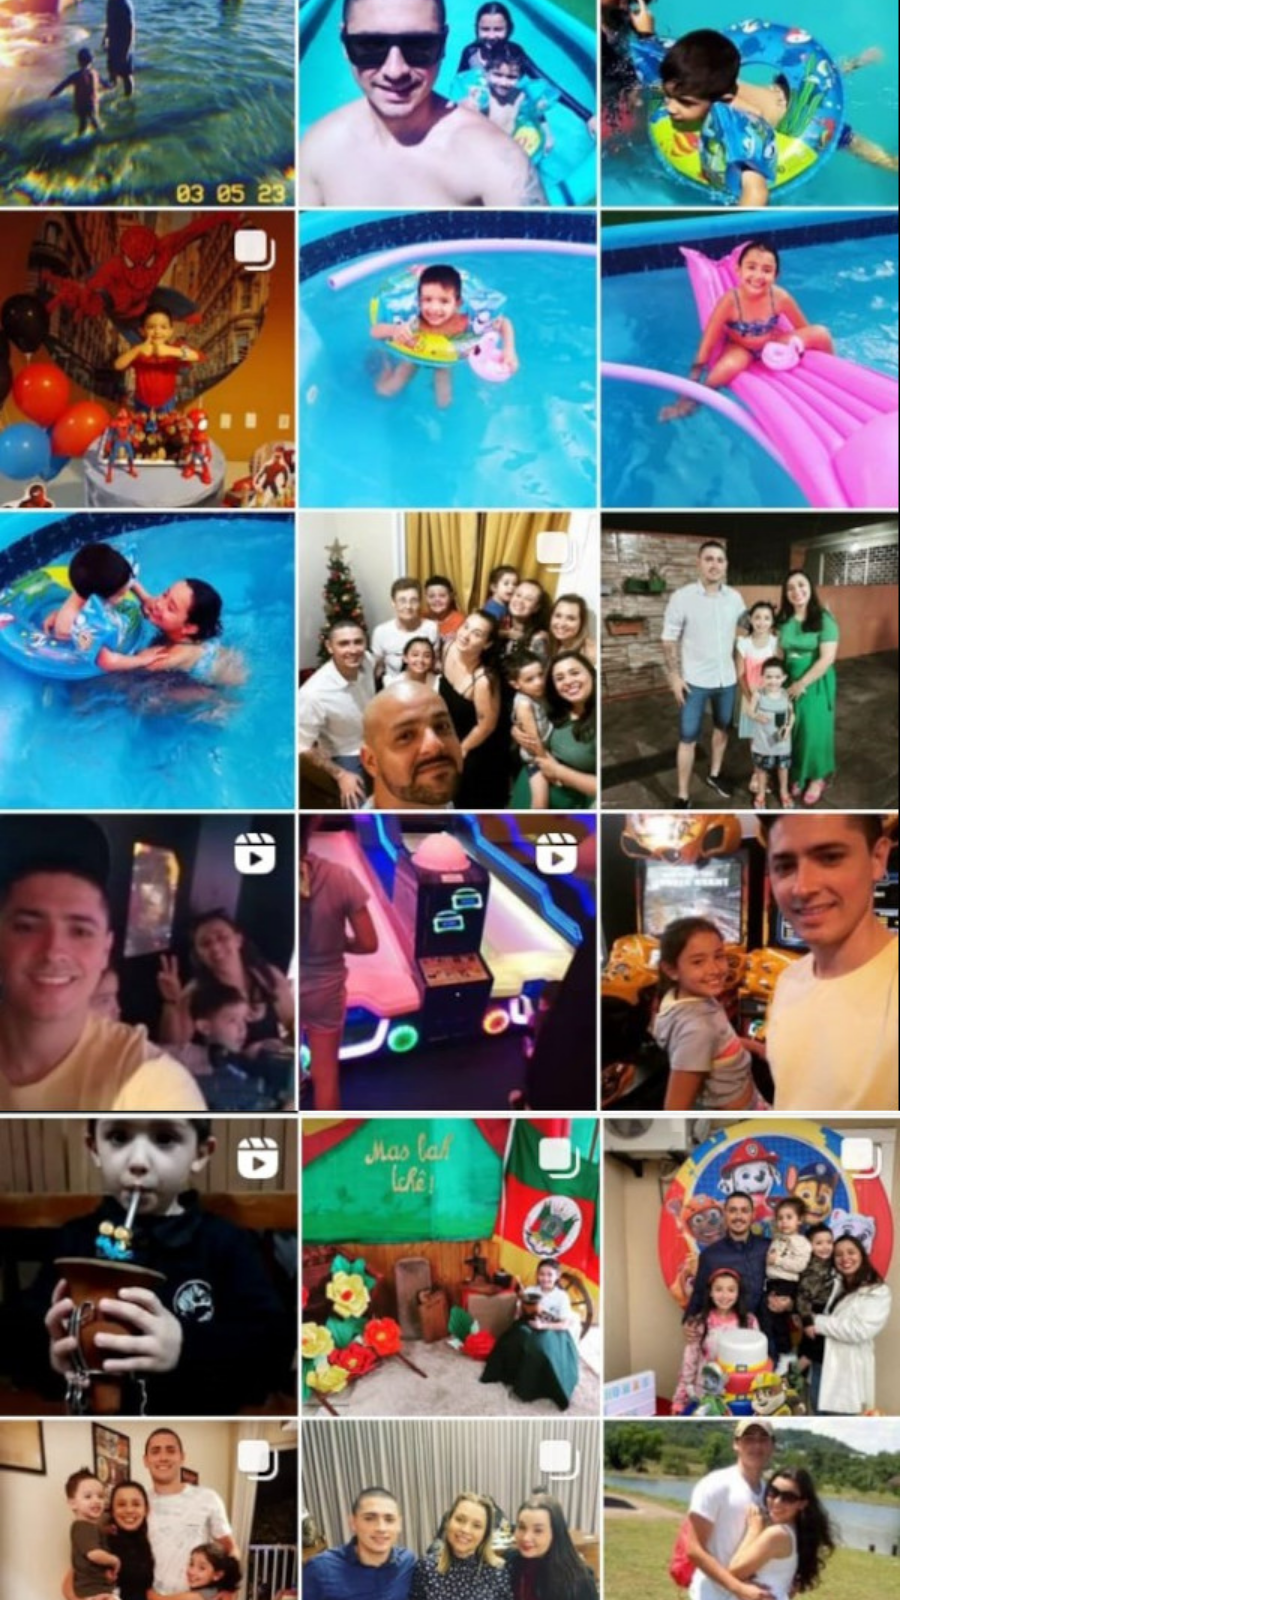
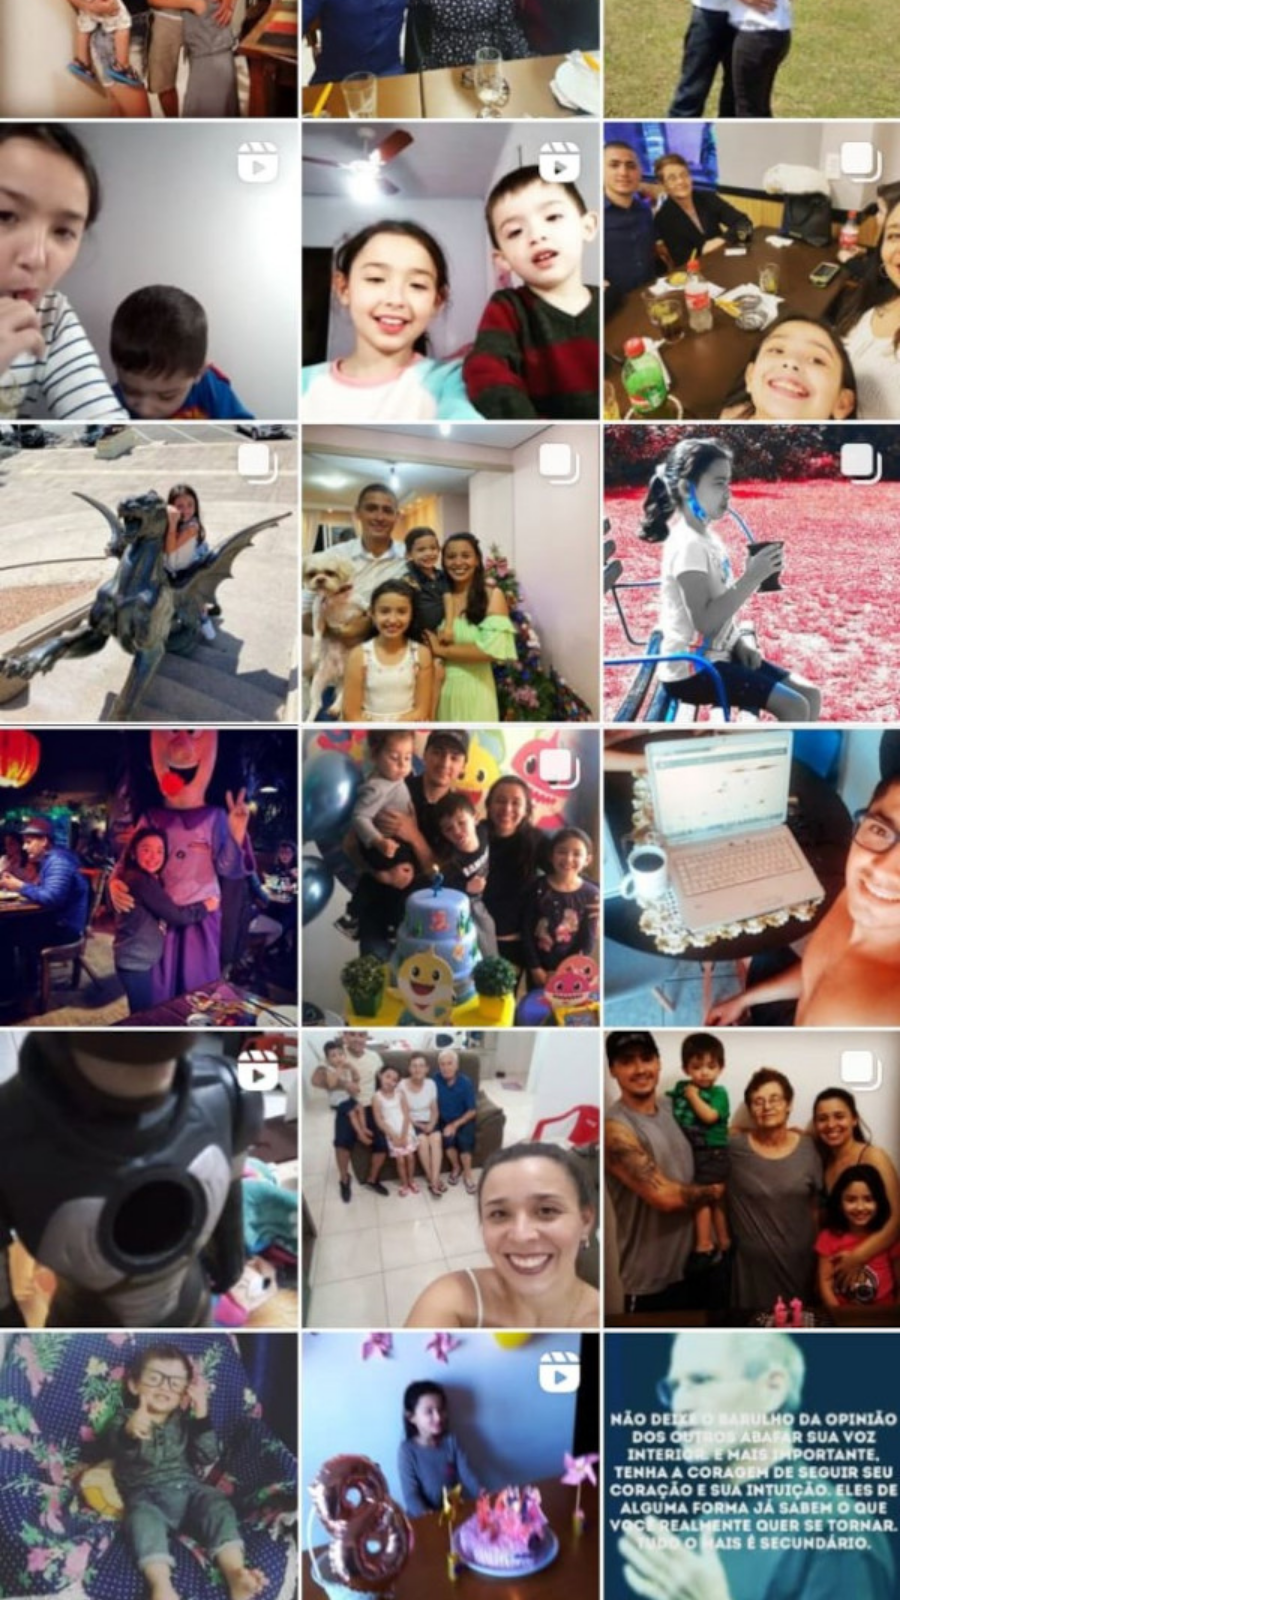
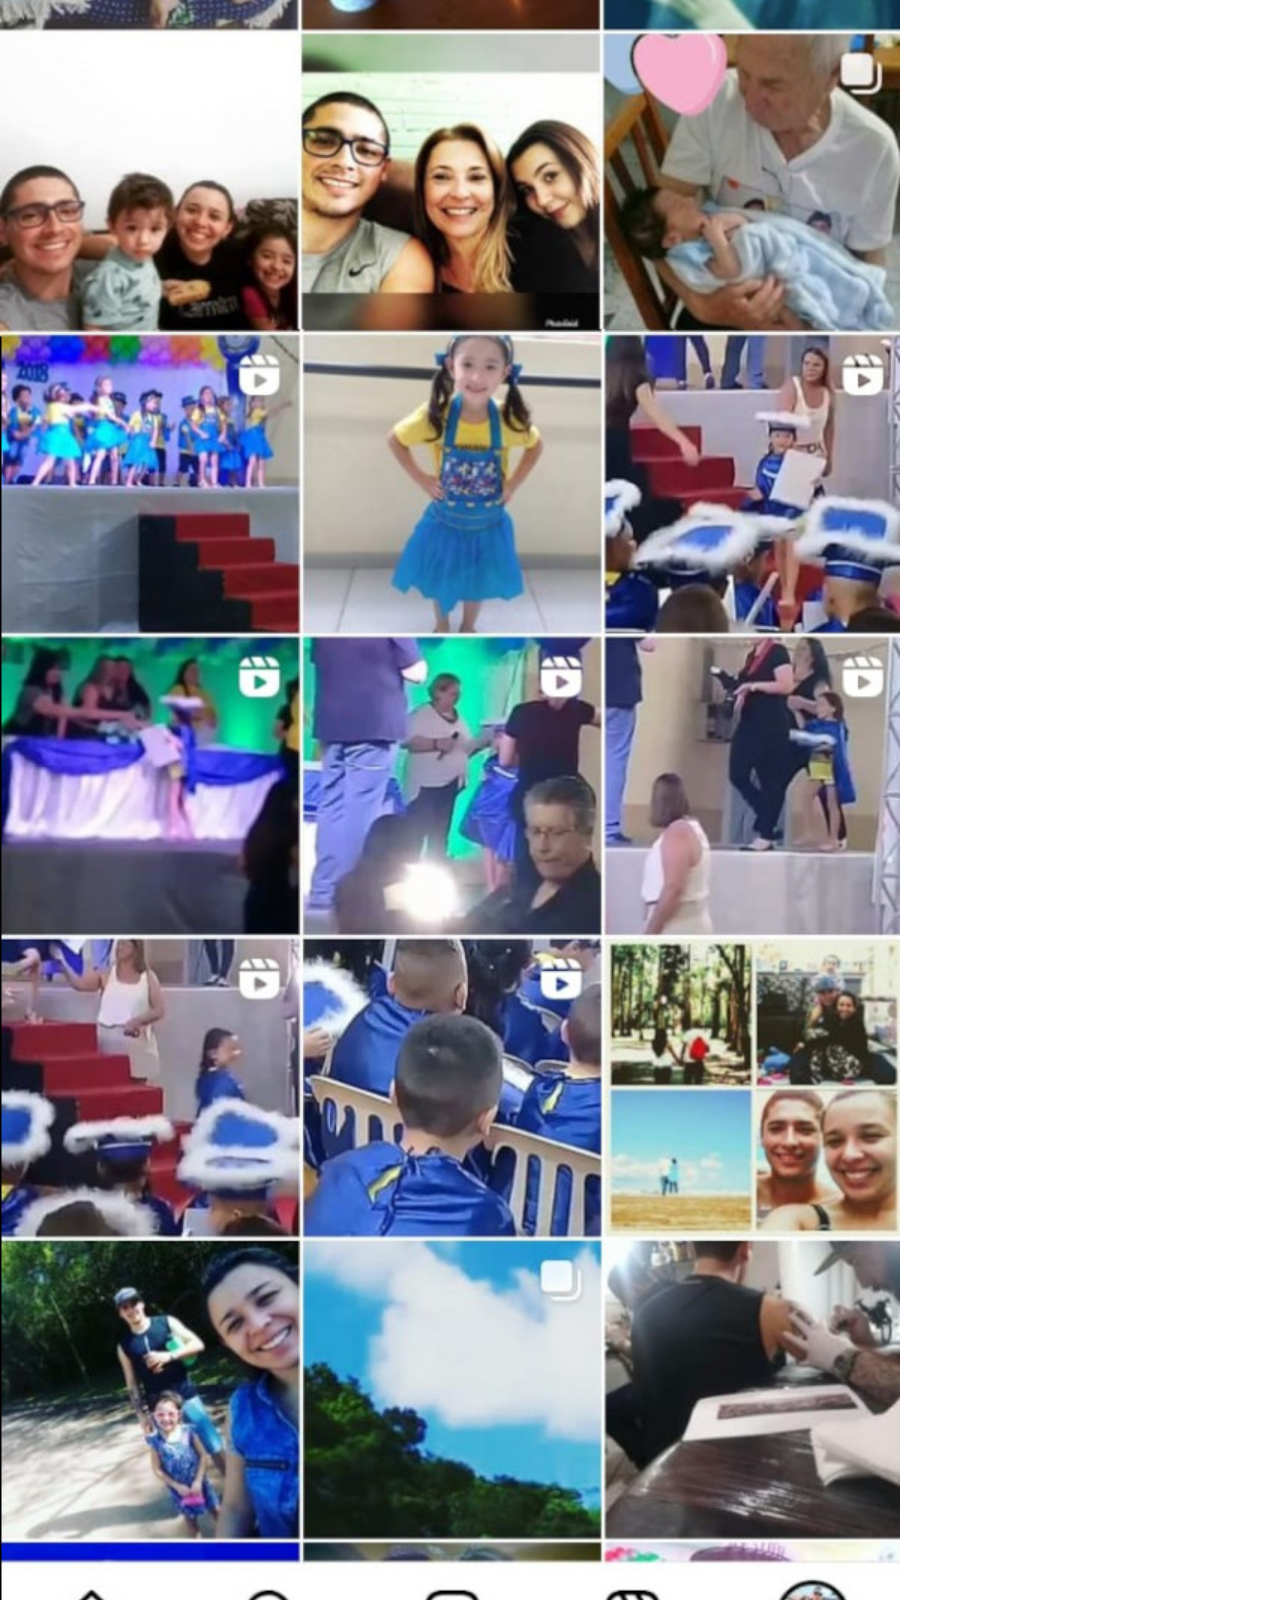
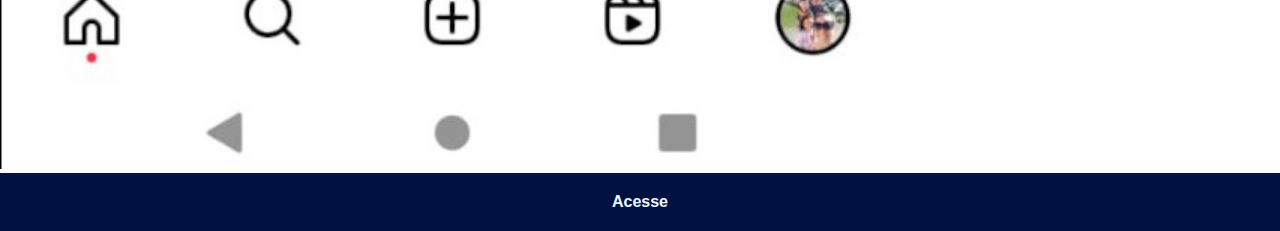
<file: instagram.html>
<!DOCTYPE html>
<html lang="pt-br">
<head>
    <meta charset="UTF-8">
    <meta http-equiv="X-UA-Compatible" content="IE=edge">
    <meta name="viewport" content="width=device-width, initial-scale=1.0">

    <link rel="stylesheet" href="estilo/social.css">
    <title>Instagram</title>
</head>
<body>
    <img src="imagens/tela.instagram.jpg" alt="Instagram">
    <a href="https://instagram.com/leonardo_decastroo?igshid=ZDdkNTZiNTM=" target="_blank"> Acesse</a>
</body>
</html>
</file>
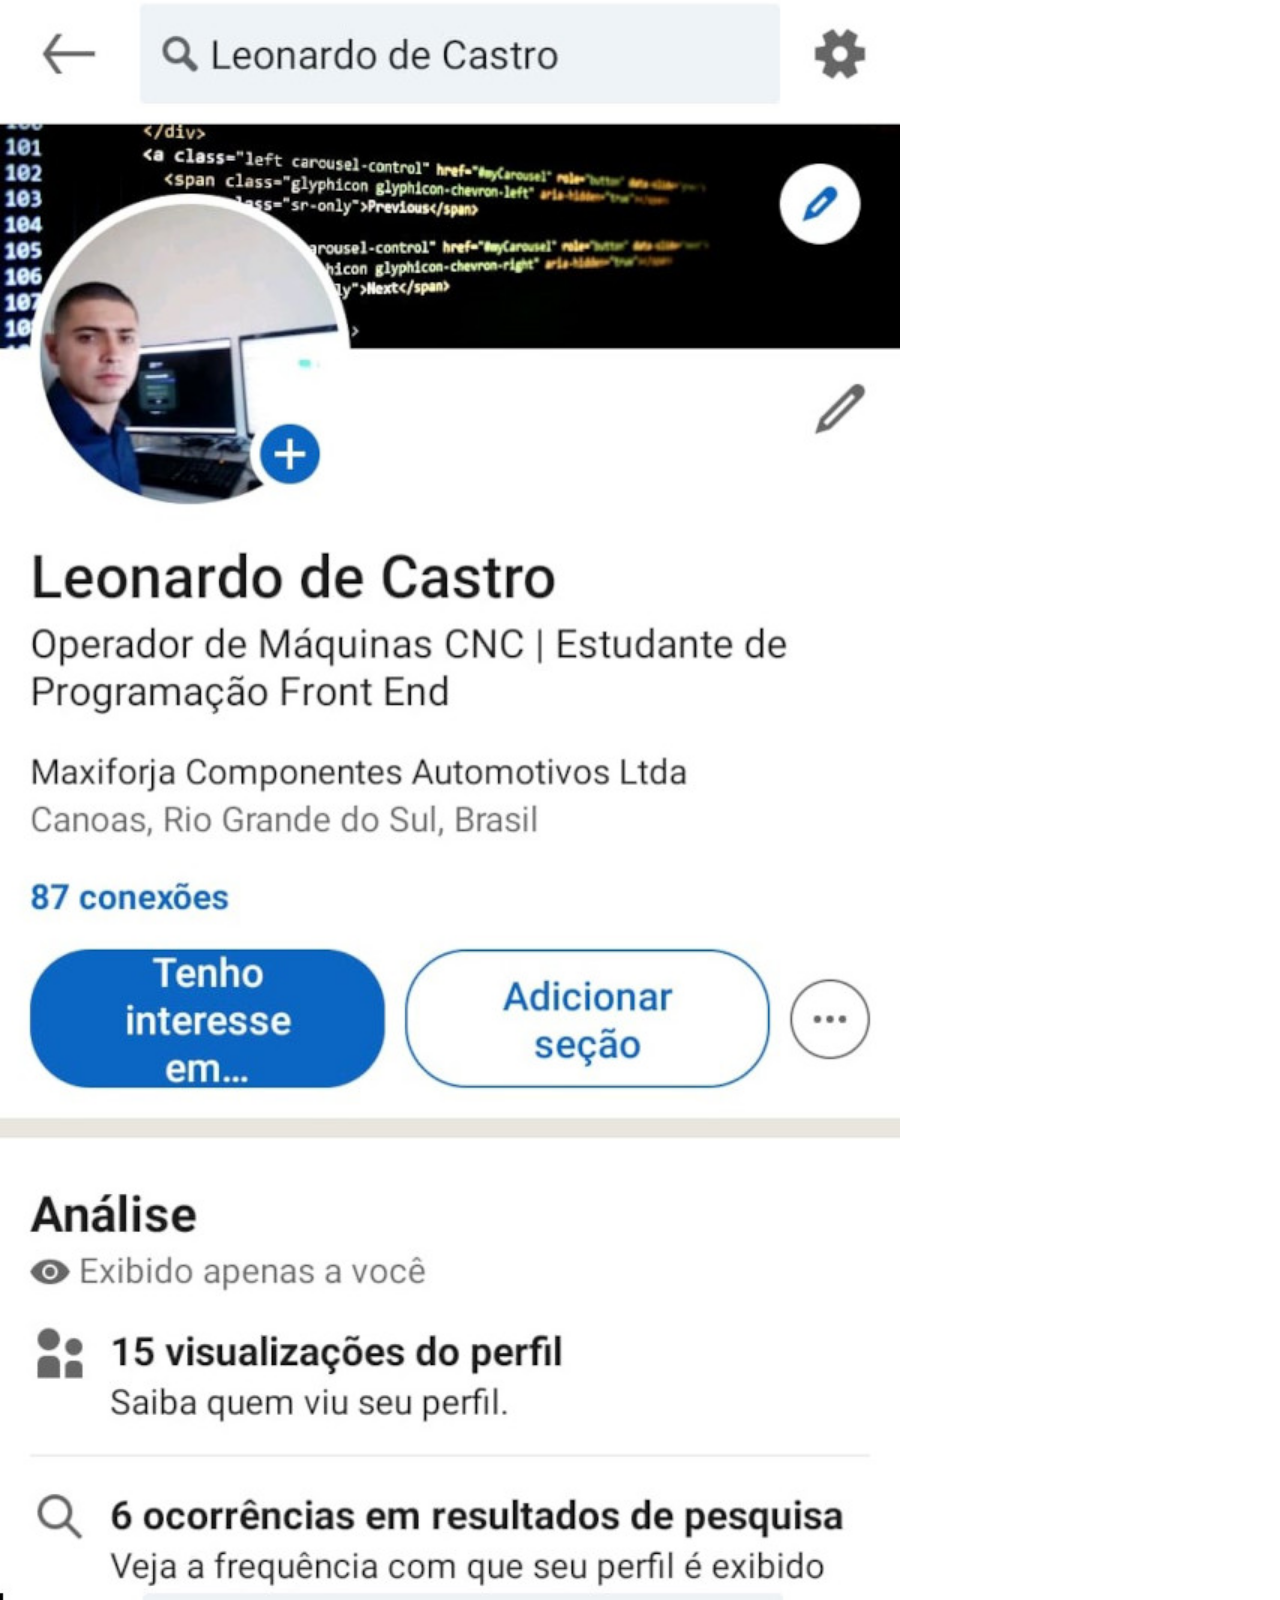
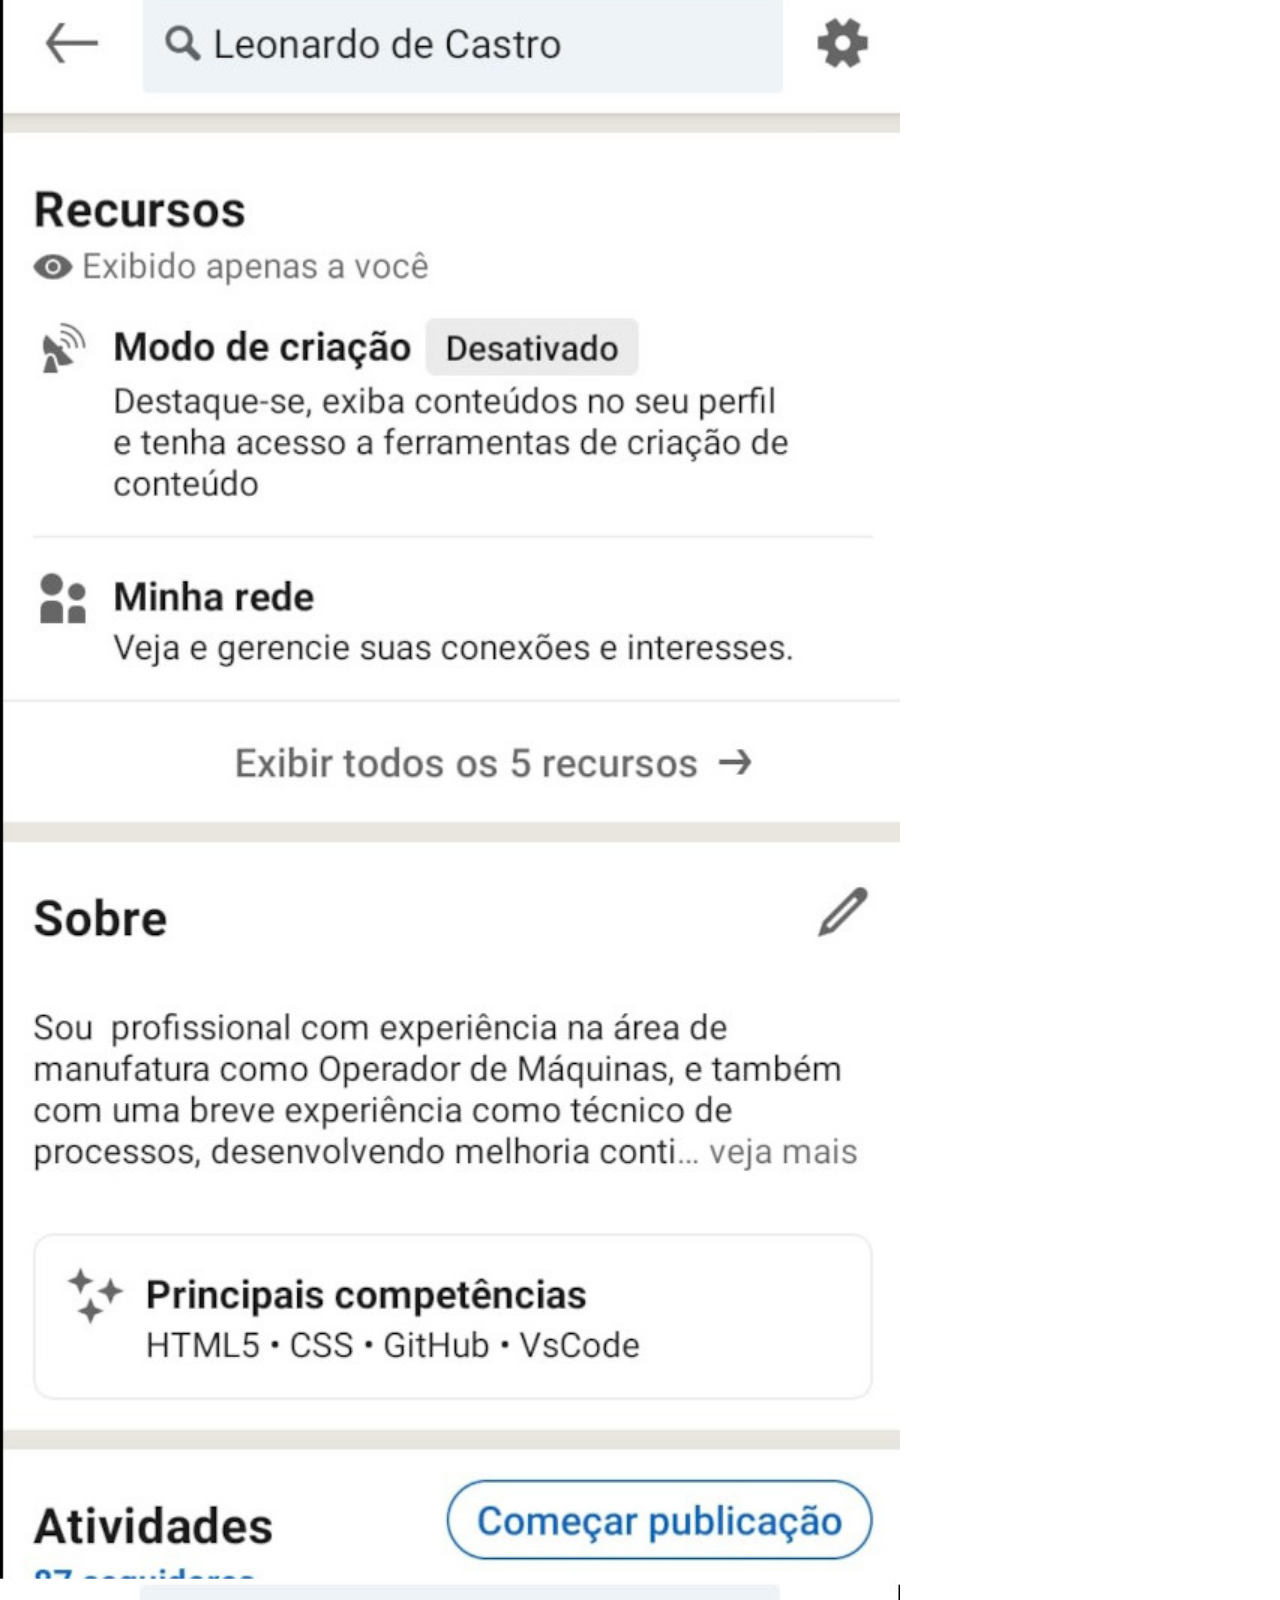
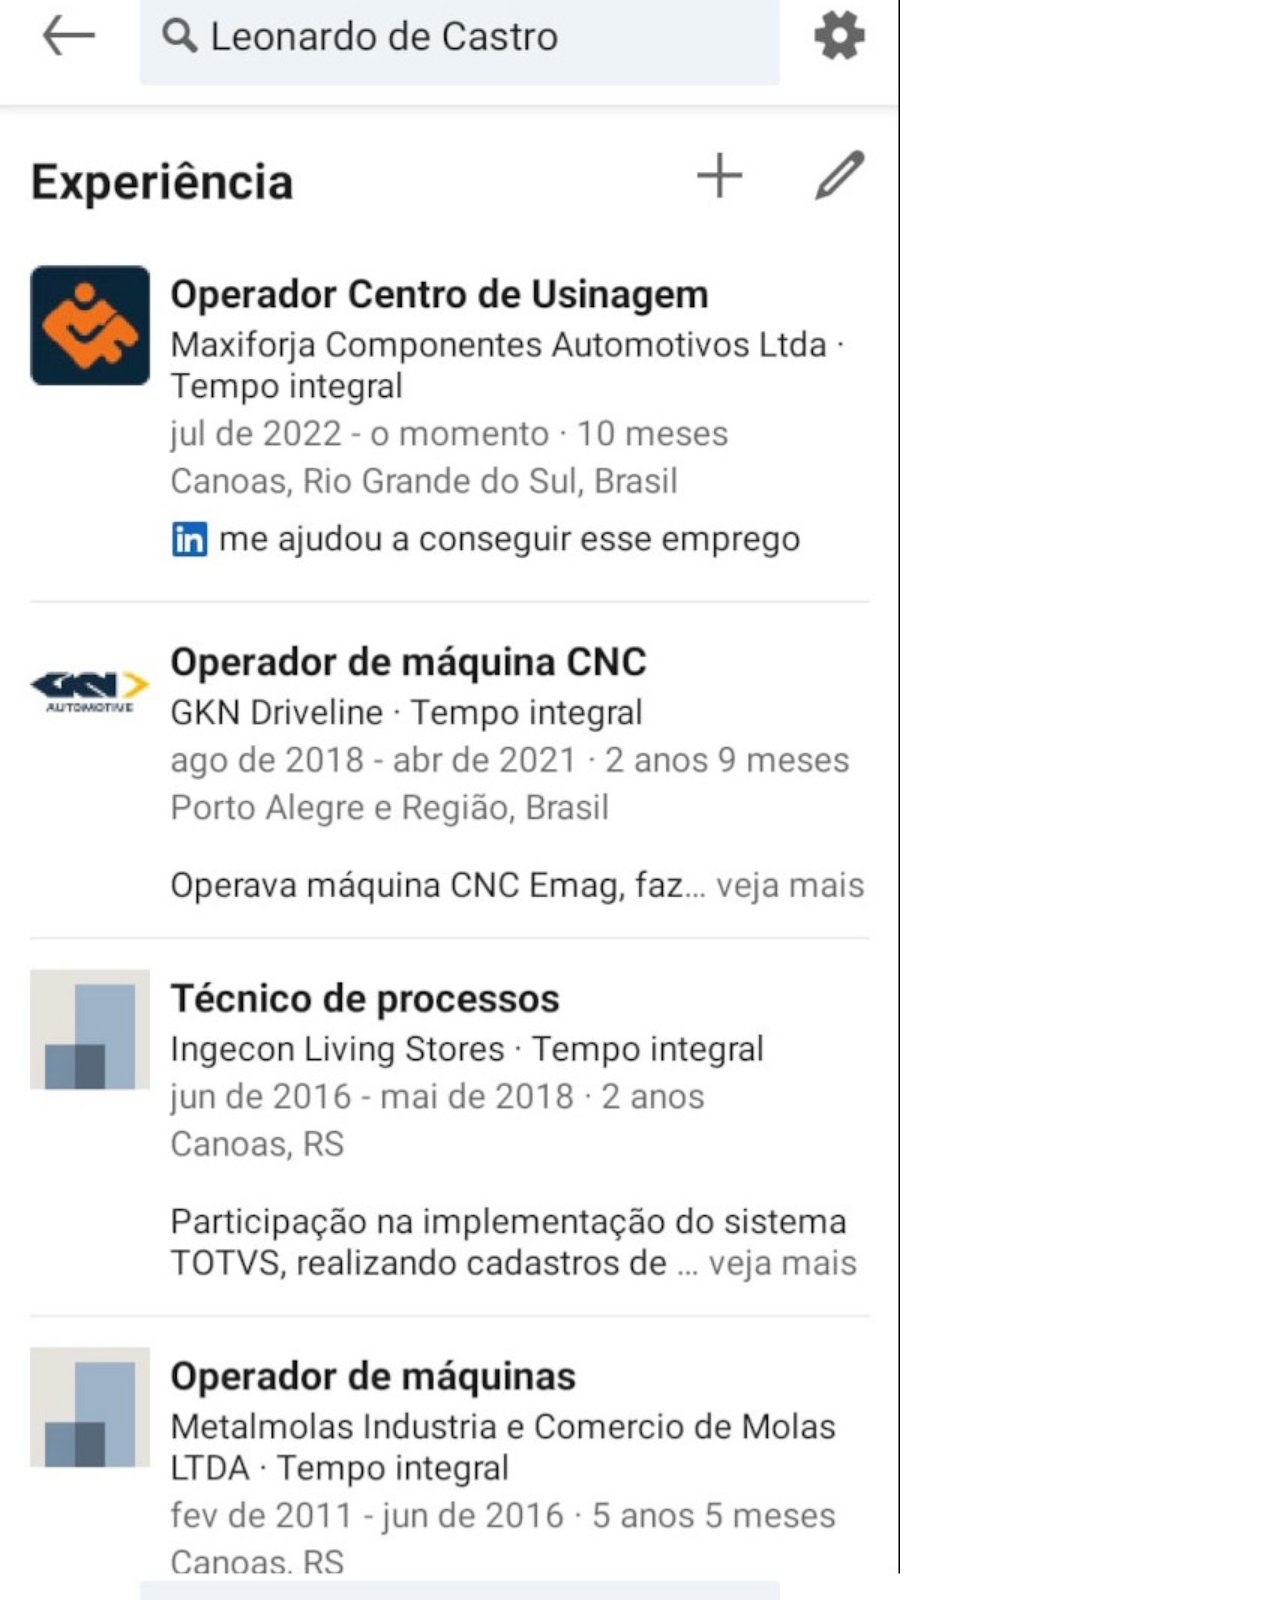
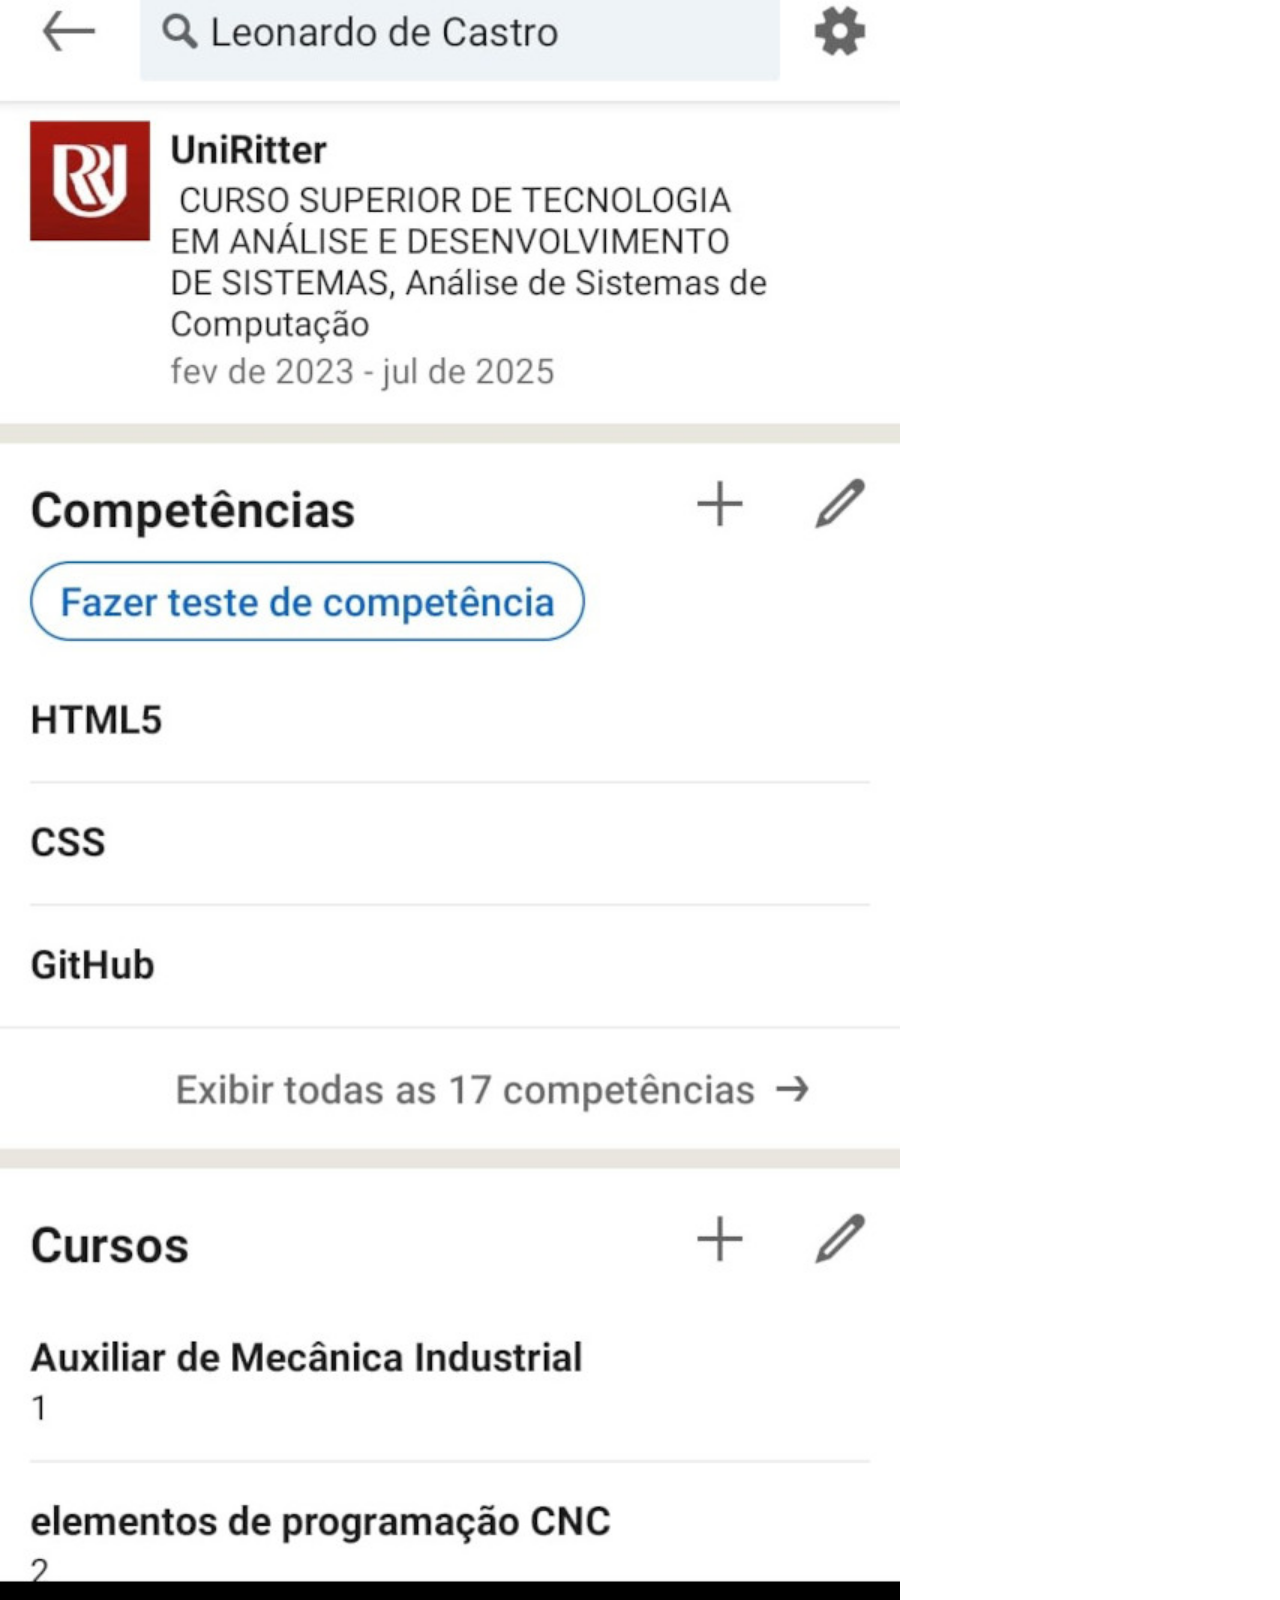
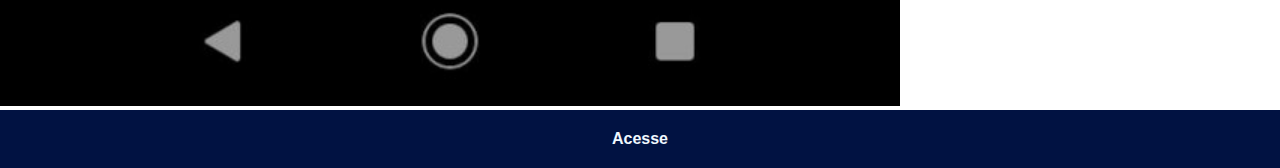
<file: linkedin.html>
<!DOCTYPE html>
<html lang="pt-br">
<head>
    <meta charset="UTF-8">
    <meta http-equiv="X-UA-Compatible" content="IE=edge">
    <meta name="viewport" content="width=device-width, initial-scale=1.0">

    <link rel="stylesheet" href="estilo/social.css">
    <title>Linkedin</title>
</head>
<body>
    <img src="imagens/tela.linkedin.jpg" alt="Linkedin">
    <a href="https://www.linkedin.com/in/leonardo-de-castro-366051156?lipi=urn%3Ali%3Apage%3Ad_flagship3_profile_view_base_contact_details%3BQarivV6NTteUu7lpSSrDRg%3D%3D" target="_blank"> Acesse</a>
</body>
</html>
</file>
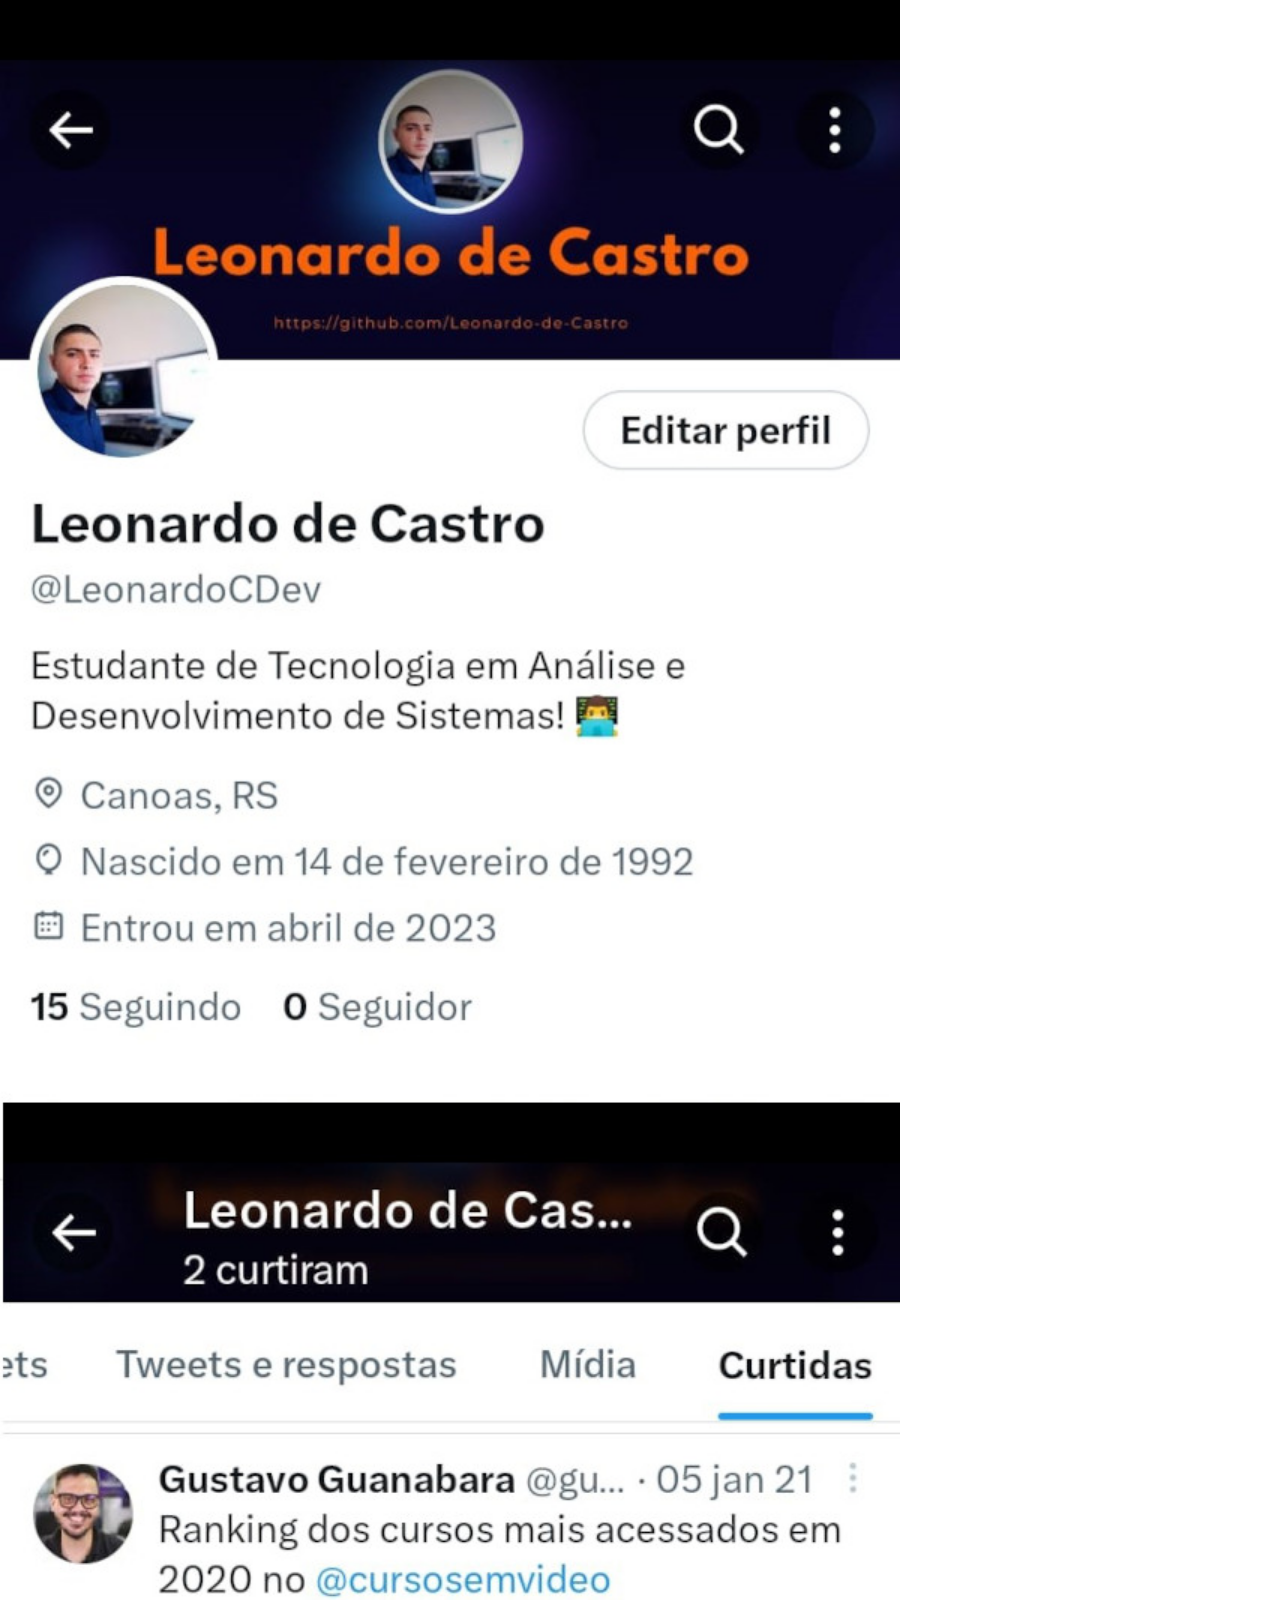
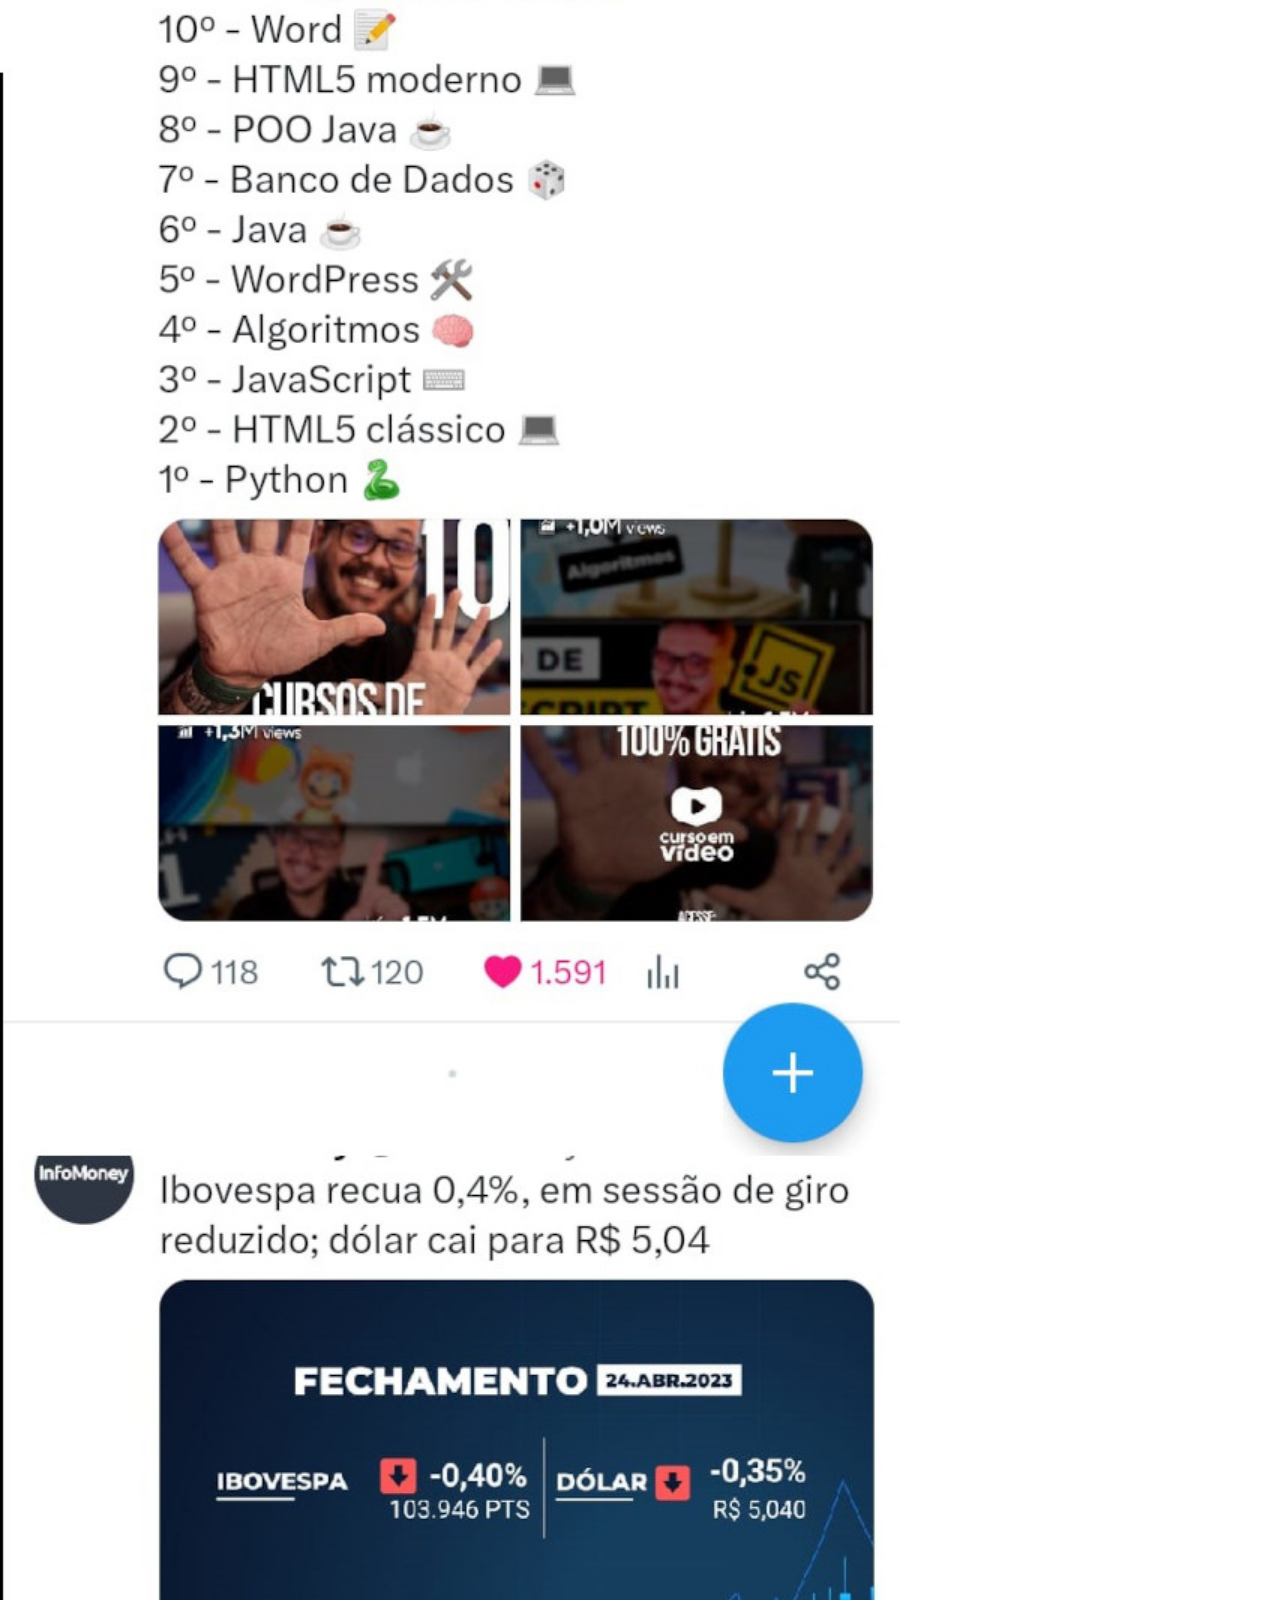
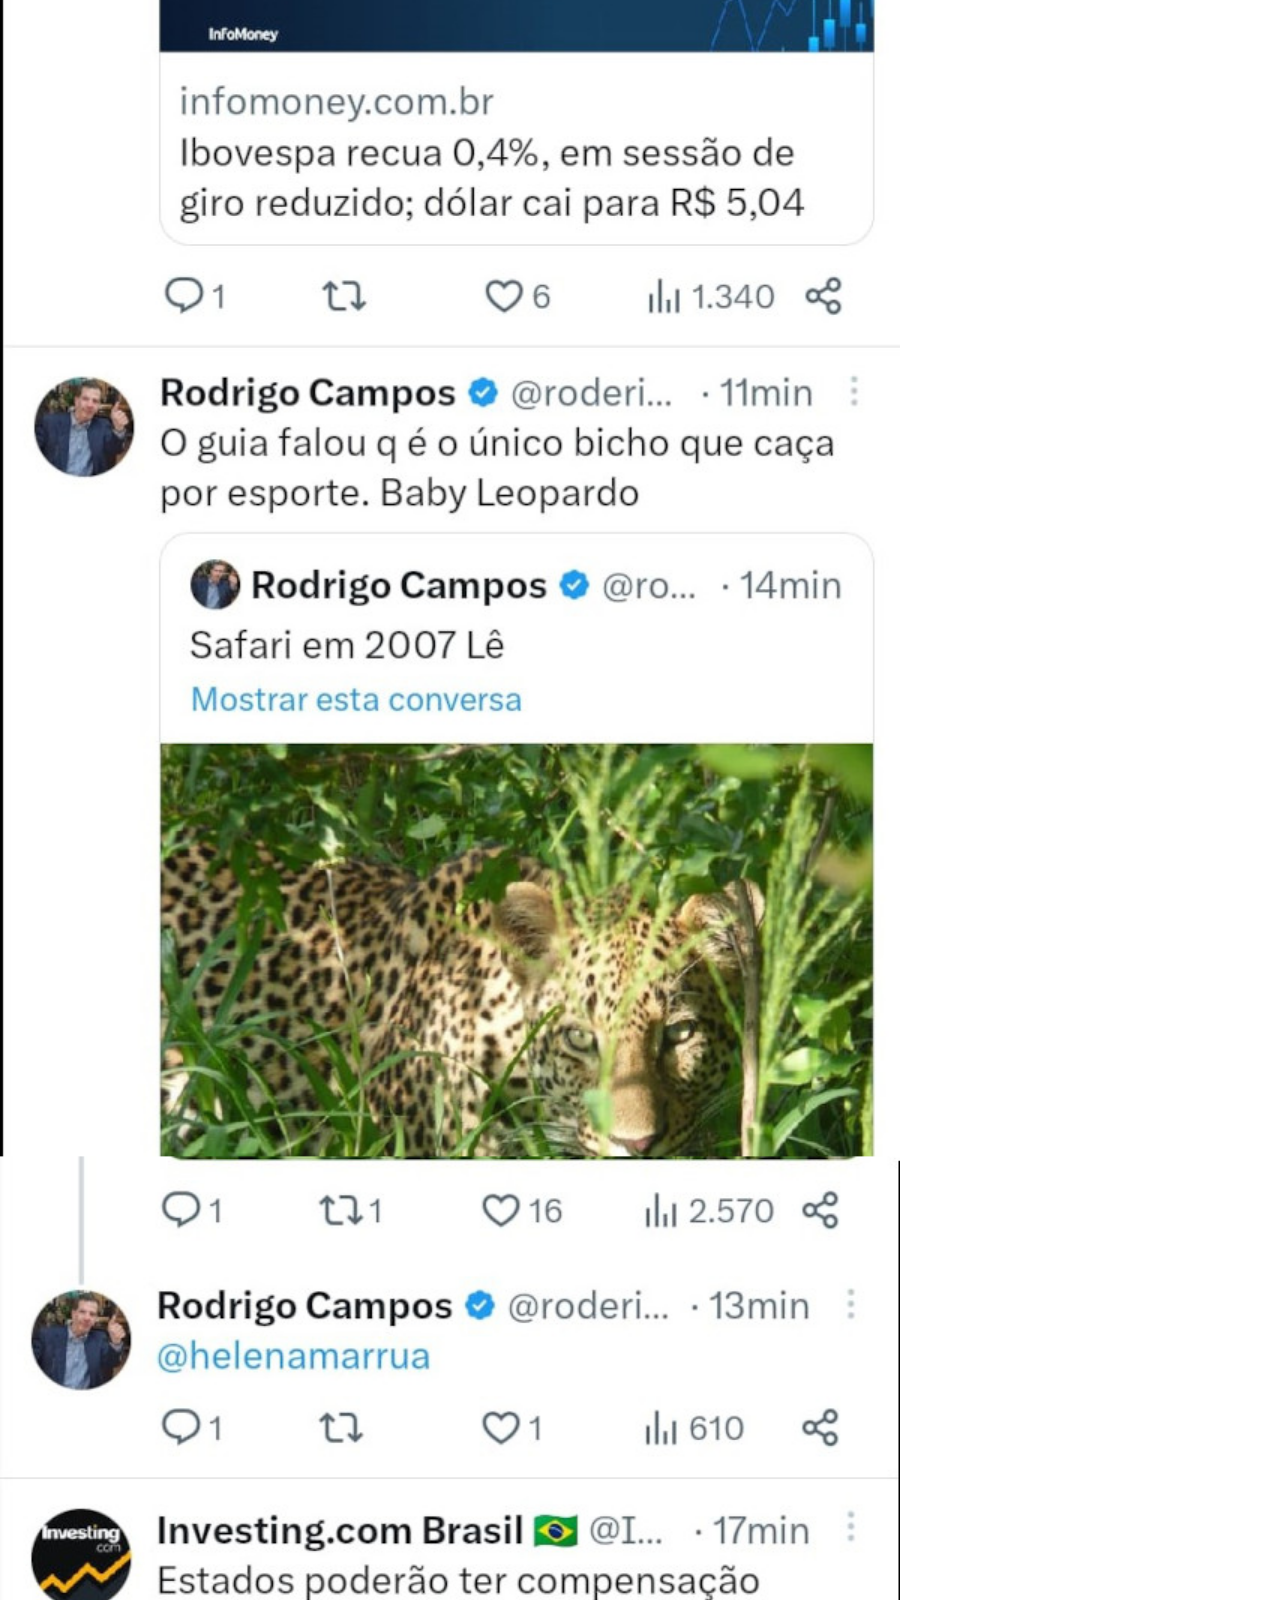
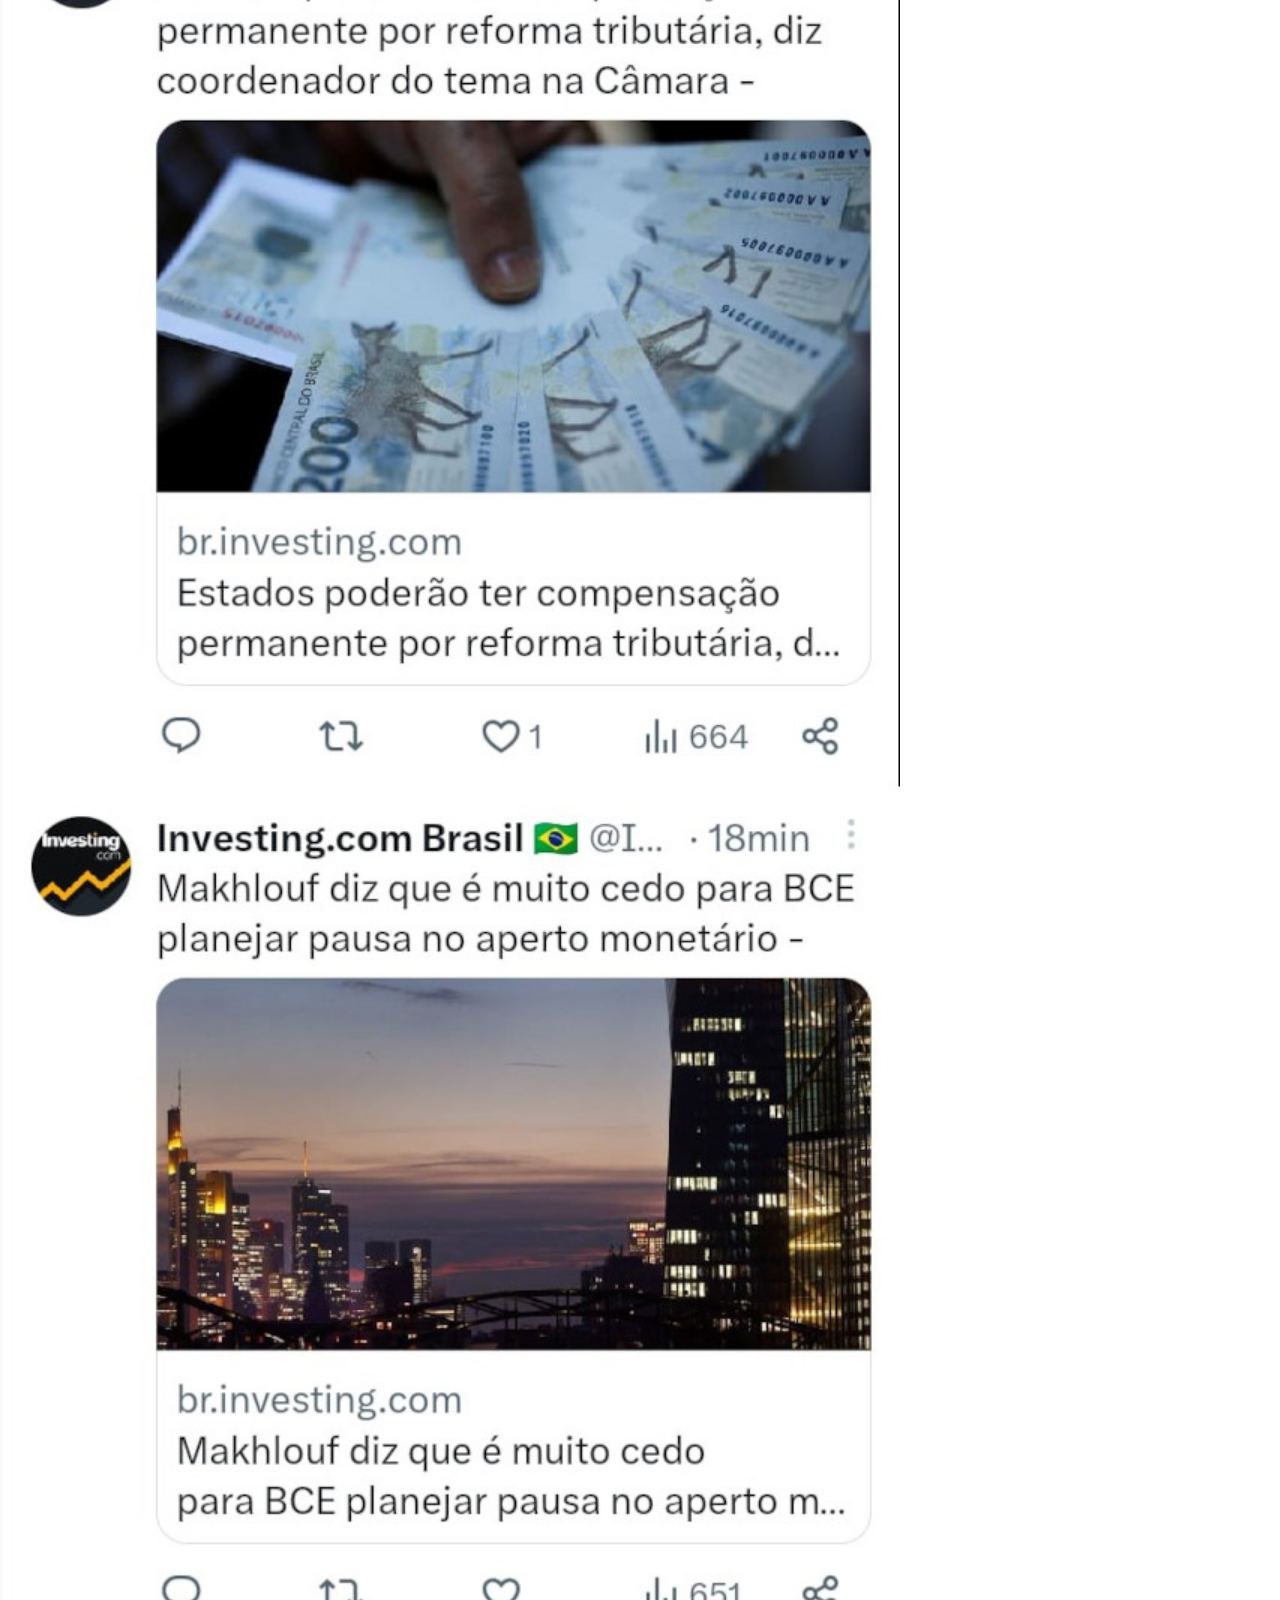
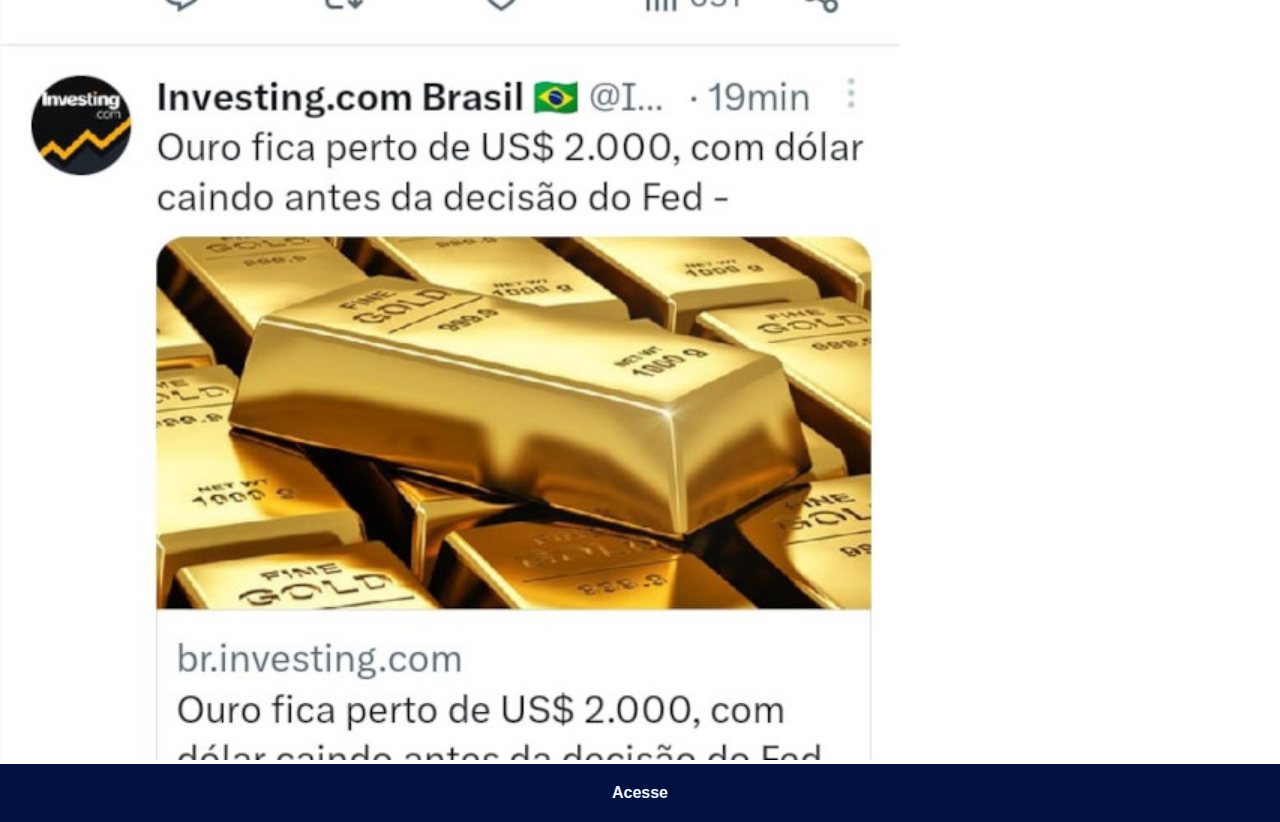
<file: twitter.html>
<!DOCTYPE html>
<html lang="pt-br">
<head>
    <meta charset="UTF-8">
    <meta http-equiv="X-UA-Compatible" content="IE=edge">
    <meta name="viewport" content="width=device-width, initial-scale=1.0">

    <link rel="stylesheet" href="estilo/social.css">
    <title>Twitter</title>
</head>
<body>
    <img src="imagens/tela.twitter.jpg" alt="Twitter">
    <a href="https://twitter.com/LeonardoCDev" target="_blank"> Acesse</a>
</body>
</html>
</file>
<file: estilo/style.css>
@charset "UTF-8";

* {
    margin: 0px;
    padding: 0px;
    font-family: Arial, Helvetica, sans-serif;
    
}

html, body {
    height: 100vh;
    width: 100vw;
    
}

body {
    background: url('../imagens/fundo-madeira.jpg') no-repeat top center;
    background-size: cover;
    background-attachment: fixed;
}

main {
    position: relative;
    height: 100vh;
}


section#telefone {
    position: absolute;
    top: 50%;
    left: 50%;
    transform: translate(-55%, -50%);
    height: 627px;
    width: 311px;
    background: url('../imagens/frame-iphone.png') no-repeat;
}

iframe#tela {
    position: relative; 
    top: 79px;
    left: 22px;
    width: 269px;
    height: 474px;
 }

 section#redes-sociais {
    
    text-align:right;
 }

 section#redes-sociais img {
    text-align:center;
    width: 30px;
    margin: 10px;
    border-radius: 50%;
    box-shadow: 2px 2px 5px rgba(0, 0, 0, 0.425);
    box-sizing: border-box;
    
}

section#redes-sociais img:hover {
    border: 2px solid rgba(255, 255, 255, 0.322); 
    transform: translate(-3px, -3px);
    box-shadow: 5px 5px 10px rgba(0, 0, 0, 0.473);
    transform: 0.2s; ;
}
</file>
<file: estilo/social.css>
@charset "UTF-8";

* {
    margin: 0px;
    padding: 0px;
    font-family: Arial, Helvetica, sans-serif;
}

::-webkit-scrollbar {
    width: 0px;
    height: 0px;
}

img {
    width: 100vh;
    
}

a {
    display: block;
    background-color: rgb(1, 18, 66);
    color: aliceblue;
    padding: 20px;
    text-align: center;
    font-weight: bolder;
    text-decoration: none;
}

a:hover {
    background-color: rgba(0, 162, 255, 0.651);
}
</file>
